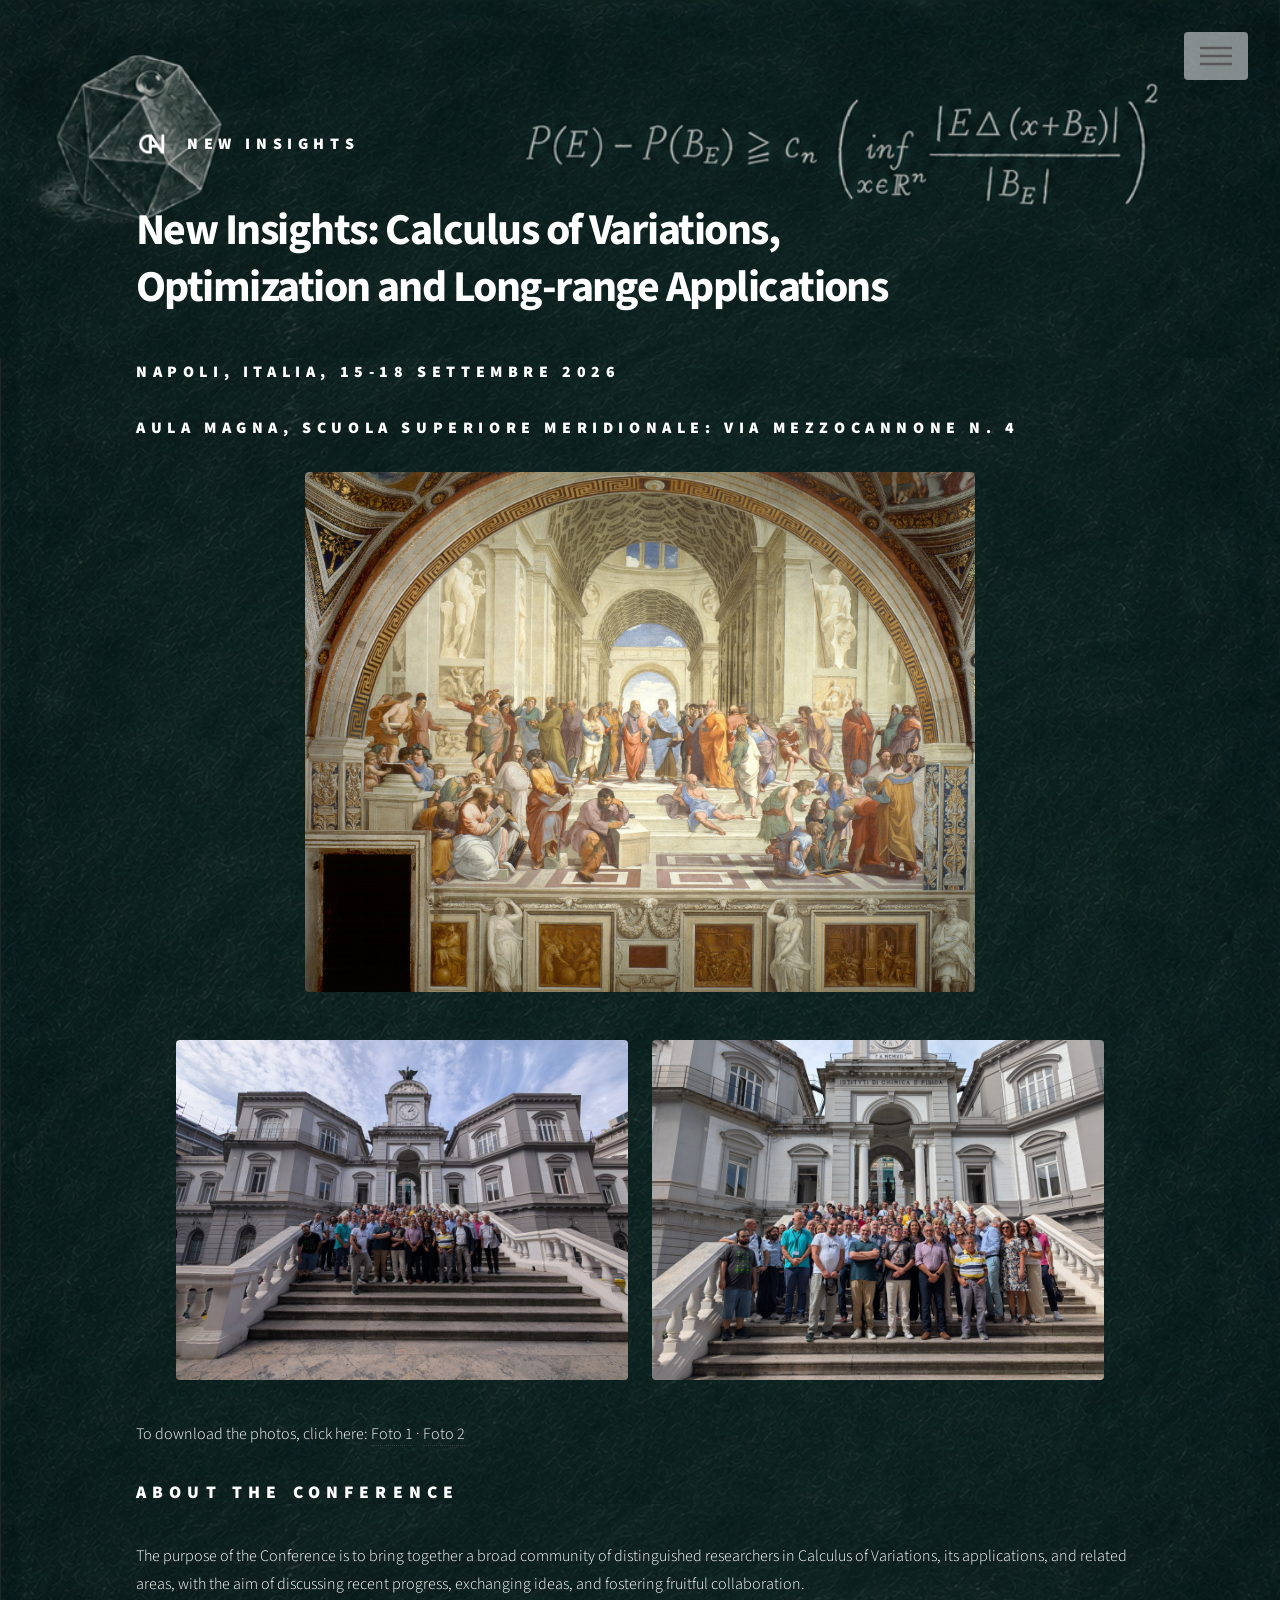
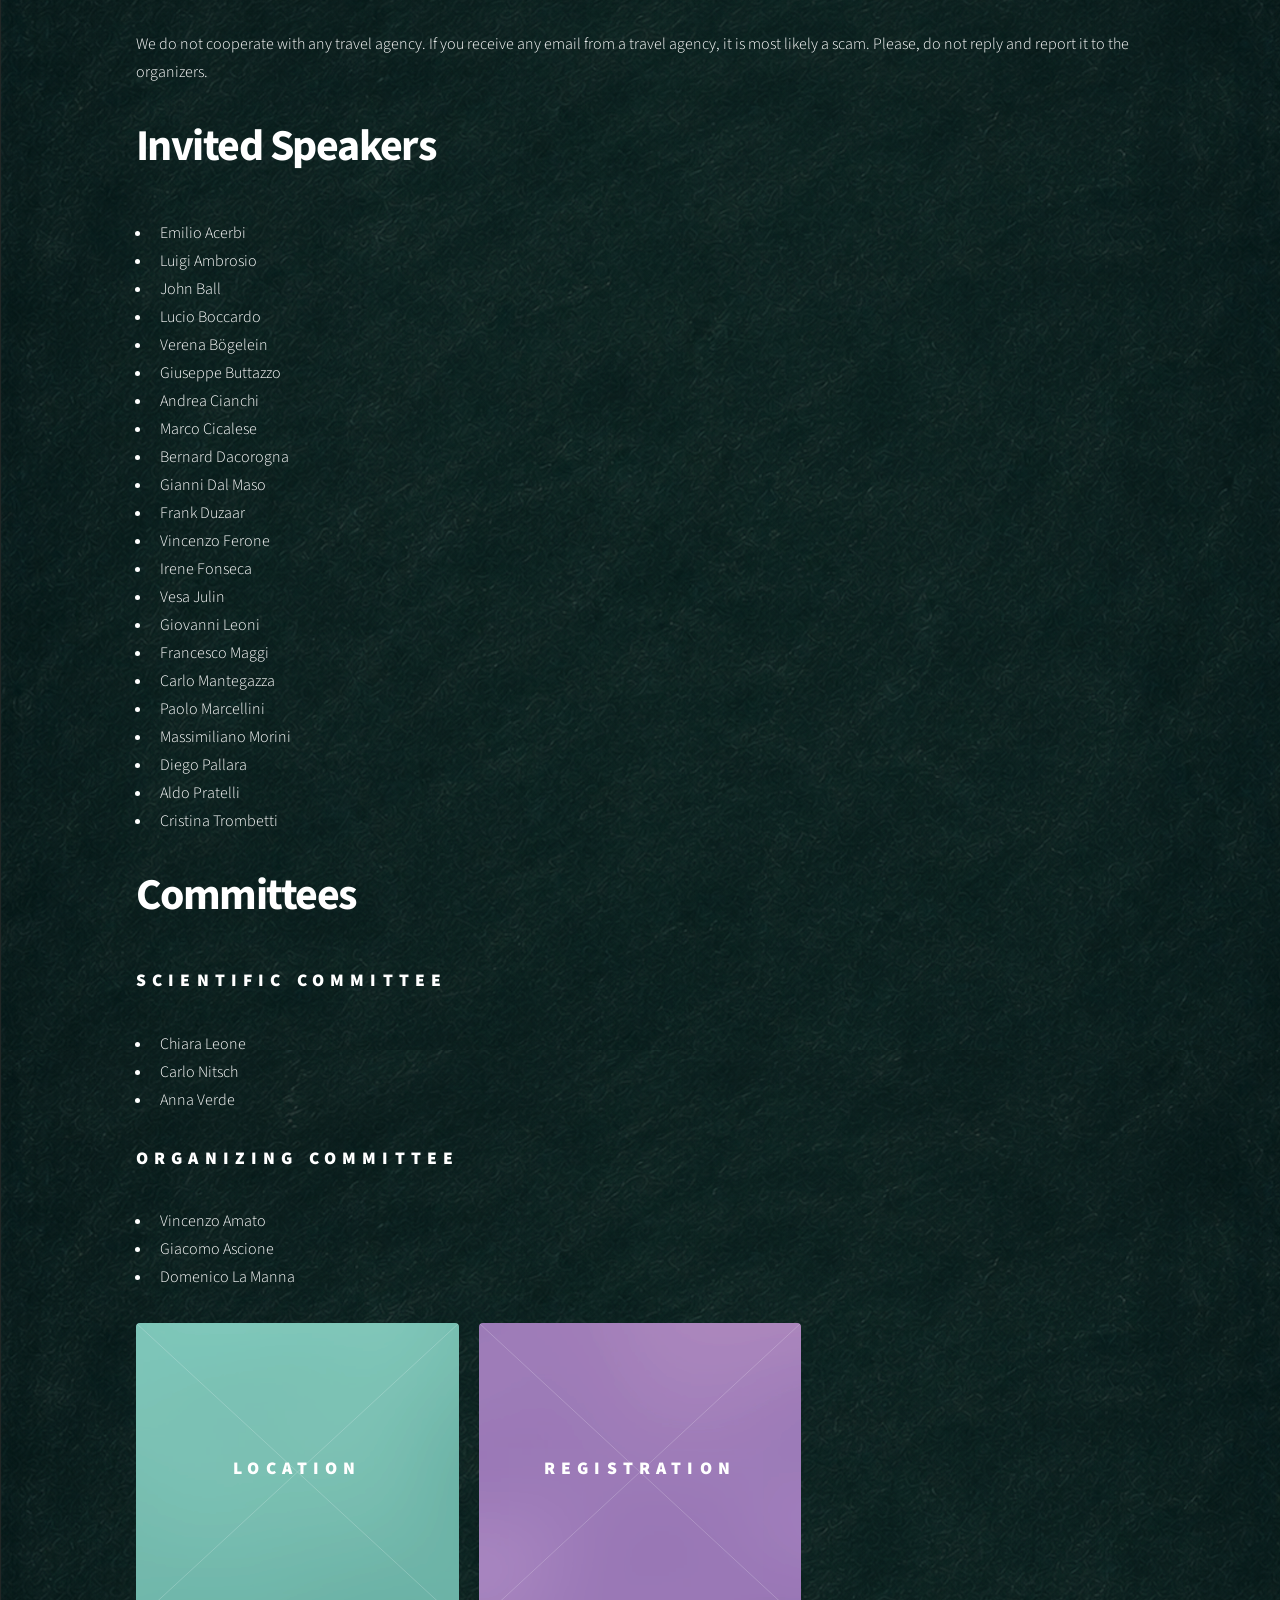
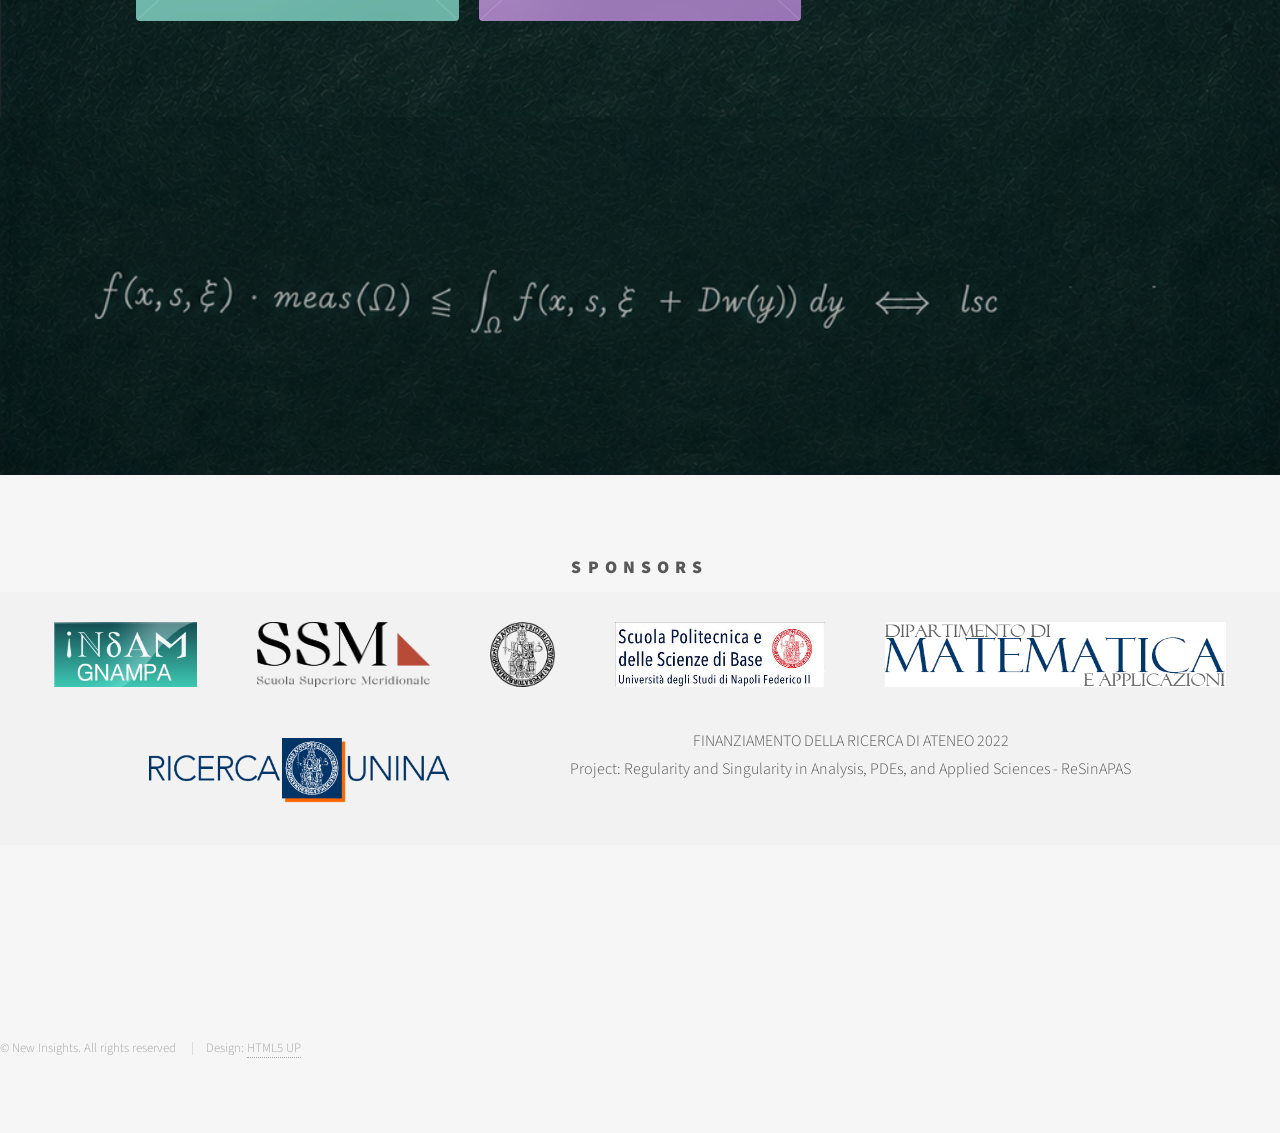
<file: index.html>
<!DOCTYPE HTML>
<!--
	Phantom by HTML5 UP
	html5up.net | @ajlkn
	Free for personal and commercial use under the CCA 3.0 license (html5up.net/license)
-->
<html lang="it">
	<head>
		<link rel="icon" type="image/png" href="images/logo (1).png" />
		<title>New Insights: CvOLA</title>
		<meta charset="utf-8" />
		<meta name="viewport" content="width=device-width, initial-scale=1, user-scalable=no" />
		<link rel="stylesheet" href="assets/css/main.css" />
		<noscript><link rel="stylesheet" href="assets/css/noscript.css" /></noscript>
	</head>
	

<body class="is-preload home-background">

		<!-- Wrapper -->
		<div id="wrapper">

			<!-- Header -->
			<header id="header">
				<div class="inner">

					<!-- Logo -->
					<a href="index.html" class="logo">
						<span class="symbol">
							<img src="images/logo.png" alt="Logo New Insights" />
						</span>
						<span class="title">New Insights</span>
					</a>

					<!-- Nav -->
					<nav>
						<ul>
							<li><a href="#menu">Menu</a></li>
						</ul>
					</nav>

				</div>
			</header>

			<!-- Menu -->
			<nav id="menu">
				<h2>Menu</h2>
				<ul>
					<li><a href="index.html">Home</a></li>
					<li><a href="location.html">Location and Venue</a></li>
					<li><a href="https://docs.google.com/forms/d/e/1FAIpQLSe5fSGxKk_3XM_G7DDtaBfcVH96iI1Hy99_vSmGXKuGsXJYkw/viewform?usp=preview">Registration</a></li>
					<li><a href="program.html">Programme</a></li>
				</ul>
			</nav>

			<!-- Main -->
			<div id="main">
				<div class="inner">

					<header>
						<h1>
							New Insights: Calculus of Variations,<br />
							Optimization and Long-range Applications
						</h1>
						<h3>Napoli, Italia, 15-18 settembre 2026</h3>
						<h3>Aula Magna, Scuola Superiore Meridionale: Via Mezzocannone n. 4</h3>
					</header>

					<span class="image main home-hero-image">
						<img src="images/conference-home2.png" alt="Conference artwork" />
					</span>
				<style>
	/* PC: foto affiancate */
	.home-photo-gallery {
		display: flex;
		flex-direction: row;
		justify-content: center;
		align-items: center;
		gap: 1.5rem;
		width: 92%;
		margin: 0 auto 2.5rem;
	}

	.home-photo-gallery img {
		display: block;
		width: calc(50% - 0.75rem);
		height: auto;
		max-height: 340px;
		object-fit: contain;
		border-radius: 4px;
	}
					
	/* Telefono: foto una sopra l'altra */
	@media screen and (max-width: 736px) {
		.home-photo-gallery {
			flex-direction: column;
			width: 100%;
			gap: 1rem;
		}

		.home-photo-gallery img {
			width: 100%;
			max-height: none;
		}
	}
</style>
					<div class="home-photo-gallery">
						<img src="images/foto1.jpeg" alt="Photo 1">
						<img src="images/foto2.jpeg" alt="Photo 2">
					</div>

	<p class="photo-downloads">
						To download the photos, click here:
						<a href="images/foto1.jpeg" download="New-Insights-foto-1.jpeg">Foto 1</a>
						&middot;
						<a href="images/foto2.jpeg" download="New-Insights-foto-2.jpeg">Foto 2</a>
					</p>

					<h2>About the Conference</h2>

					<p>
						The purpose of the Conference is to bring together a broad community of
						distinguished researchers in Calculus of Variations, its applications,
						and related areas, with the aim of discussing recent progress,
						exchanging ideas, and fostering fruitful collaboration.
					</p>


					<p>
						We do not cooperate with any travel agency. If you receive any email from a travel agency, it is most likely a scam. Please, do not reply and report it to the organizers.
					</p>
				<!-- <p>
						The meeting will also provide an opportunity to celebrate Nicola Fusco on his seventieth birthday.
					</p>
					-->	

					<h1>Invited Speakers</h1>

					<ul>
						<li>Emilio Acerbi</li>
						<li>Luigi Ambrosio</li>
						<li>John Ball</li>
						<li>Lucio Boccardo</li>
						<li>Verena Bögelein</li>
						<li>Giuseppe Buttazzo</li>
						<li>Andrea Cianchi</li>
						<li>Marco Cicalese</li>
						<li>Bernard Dacorogna</li>
						<li>Gianni Dal Maso</li>
						<li>Frank Duzaar</li>
						<li>Vincenzo Ferone</li>
						<li>Irene Fonseca</li>
						<li>Vesa Julin</li>
						<li>Giovanni Leoni</li>
						<li>Francesco Maggi</li>
						<li>Carlo Mantegazza</li>
						<li>Paolo Marcellini</li>
						<li>Massimiliano Morini</li>
						<li>Diego Pallara</li>
						<li>Aldo Pratelli</li>
						<li>Cristina Trombetti</li>
					</ul>

					<h1>Committees</h1>

					<h2>Scientific Committee</h2>

					<ul>
						<li>Chiara Leone</li>
						<li>Carlo Nitsch</li>
						<li>Anna Verde</li>
					</ul>

					<h2>Organizing Committee</h2>

					<ul>
						<li>Vincenzo Amato</li>
						<li>Giacomo Ascione</li>
						<li>Domenico La Manna</li>
					</ul>

					<section class="tiles">

						<article class="style3">
							<span class="image">
								<img src="images/pic07.jpg" alt="Location" />
							</span>
							<a href="location.html">
								<h2>Location</h2>
								<div class="content">
									<p>Detailed information on the location.</p>
								</div>
							</a>
						</article>

						<article class="style5">
							<span class="image">
								<img src="images/pic08.jpg" alt="Registration" />
							</span>
							<a href="https://docs.google.com/forms/d/e/1FAIpQLSe5fSGxKk_3XM_G7DDtaBfcVH96iI1Hy99_vSmGXKuGsXJYkw/viewform?usp=preview">
								<h2>Registration</h2>
								<div class="content">
									<p>Please fill out this form to register for the event.</p>
								</div>
							</a>
						</article>

					</section>

				</div>
			</div>

			<div class="home-bg-bottom" aria-hidden="true"></div>

			<!-- Footer -->
					
				<footer id="footer">


<section style="text-align:center;">

<h2 style="color:#585858; margin-bottom:10px;">Sponsors</h2>


<div style="
background:#f2f2f2;
padding:30px;
display:flex;
justify-content:center;
align-items:center;
flex-wrap:wrap;
gap:40px 60px;
text-align:center;
">

<img src="images/logo-gnampa.png" alt="GNAMPA Logo" style="height:65px;">
<img src="images/SSM_Logo.png" alt="SSM Logo" style="height:65px;">
<img src="images/unina.png" alt="Università degli studi di Napoli Federico II" style="height:65px;">
<img src="images/scuola-pol.jpeg" alt="Scuola politecnica degli studi di base" style="height:65px;">
<img src="images/dma-unina.png" alt="dma unina" style="height:65px;">
<img src="images/logoricerca.png" alt="progetto ricerca ateneo" style="height:65px;">


<br>

<p style="color:#585858">
	FINANZIAMENTO DELLA RICERCA DI ATENEO 2022<br>
	Project: Regularity and Singularity in Analysis, PDEs, and Applied Sciences - ReSinAPAS
</p>

</div>


</section>

</div>
	<!-- Footer -->
			<footer id="footer">
				<div class="inner">
					<ul class="copyright">
						<li>&copy; New Insights. All rights reserved</li>
						<li>Design: <a href="http://html5up.net">HTML5 UP</a></li>
					</ul>
				</div>
			</footer>

		</div>


		<!-- Scripts -->
			<script src="assets/js/jquery.min.js"></script>
			<script src="assets/js/browser.min.js"></script>
			<script src="assets/js/breakpoints.min.js"></script>
			<script src="assets/js/util.js"></script>
			<script src="assets/js/main.js"></script>

	</body>
</html>
</file>
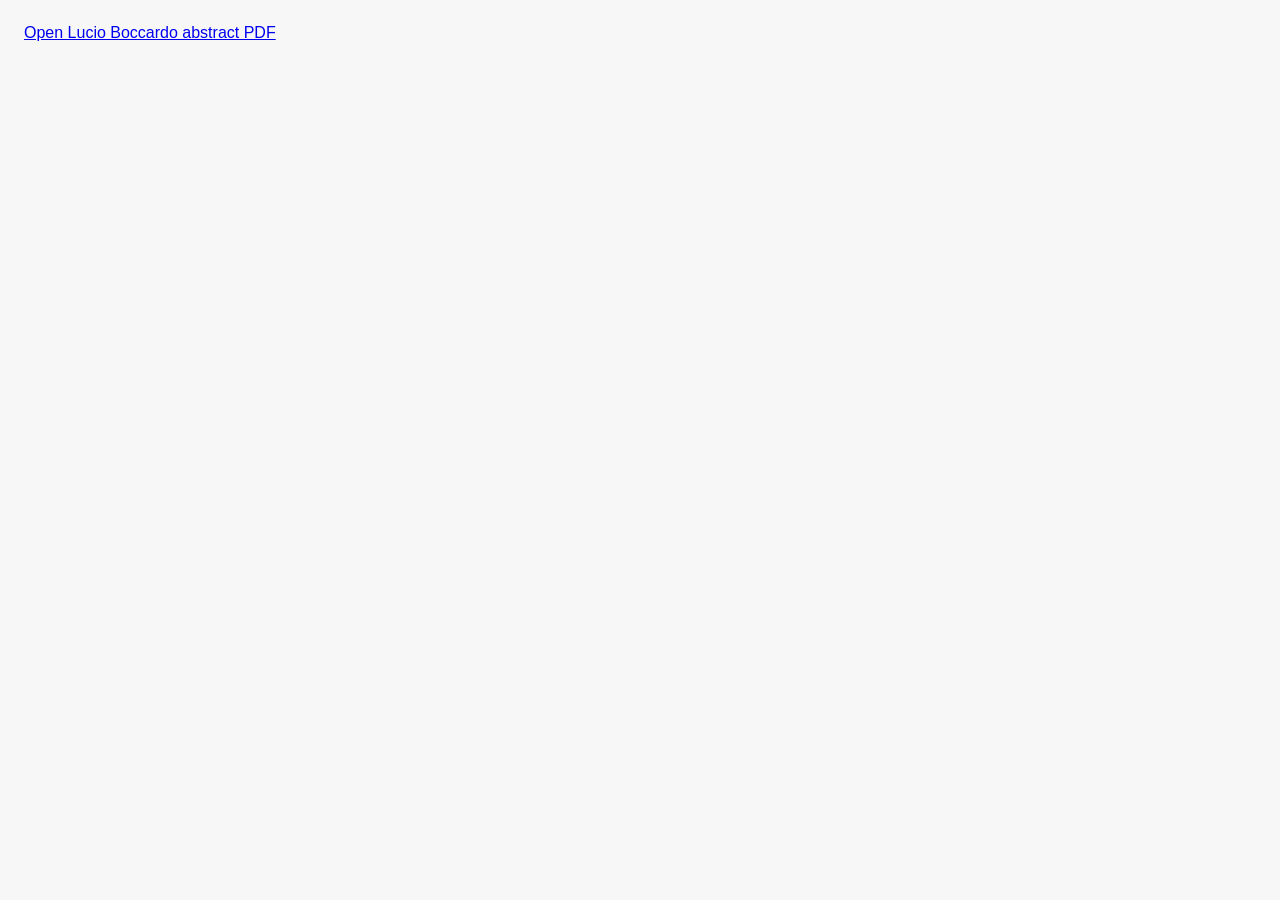
<file: abstract_boccardo.html>
<!DOCTYPE HTML>
<html lang="en">
	<head>
		<title>Lucio Boccardo Abstract | New Insights: CvOLA</title>
		<meta charset="utf-8" />
		<meta name="viewport" content="width=device-width, initial-scale=1, user-scalable=no" />
		<style>
			html,
			body {
				height: 100%;
				margin: 0;
			}

			body {
				background: #f7f7f7;
			}

			object {
				border: 0;
				display: block;
				height: 100%;
				width: 100%;
			}

			.fallback {
				font-family: Arial, sans-serif;
				padding: 1.5rem;
			}
		</style>
	</head>
	<body>
		<object data="Abstract_Boccardo.pdf" type="application/pdf">
			<div class="fallback">
				<a href="Abstract_Boccardo.pdf">Open Lucio Boccardo abstract PDF</a>
			</div>
		</object>
	</body>
</html>
</file>
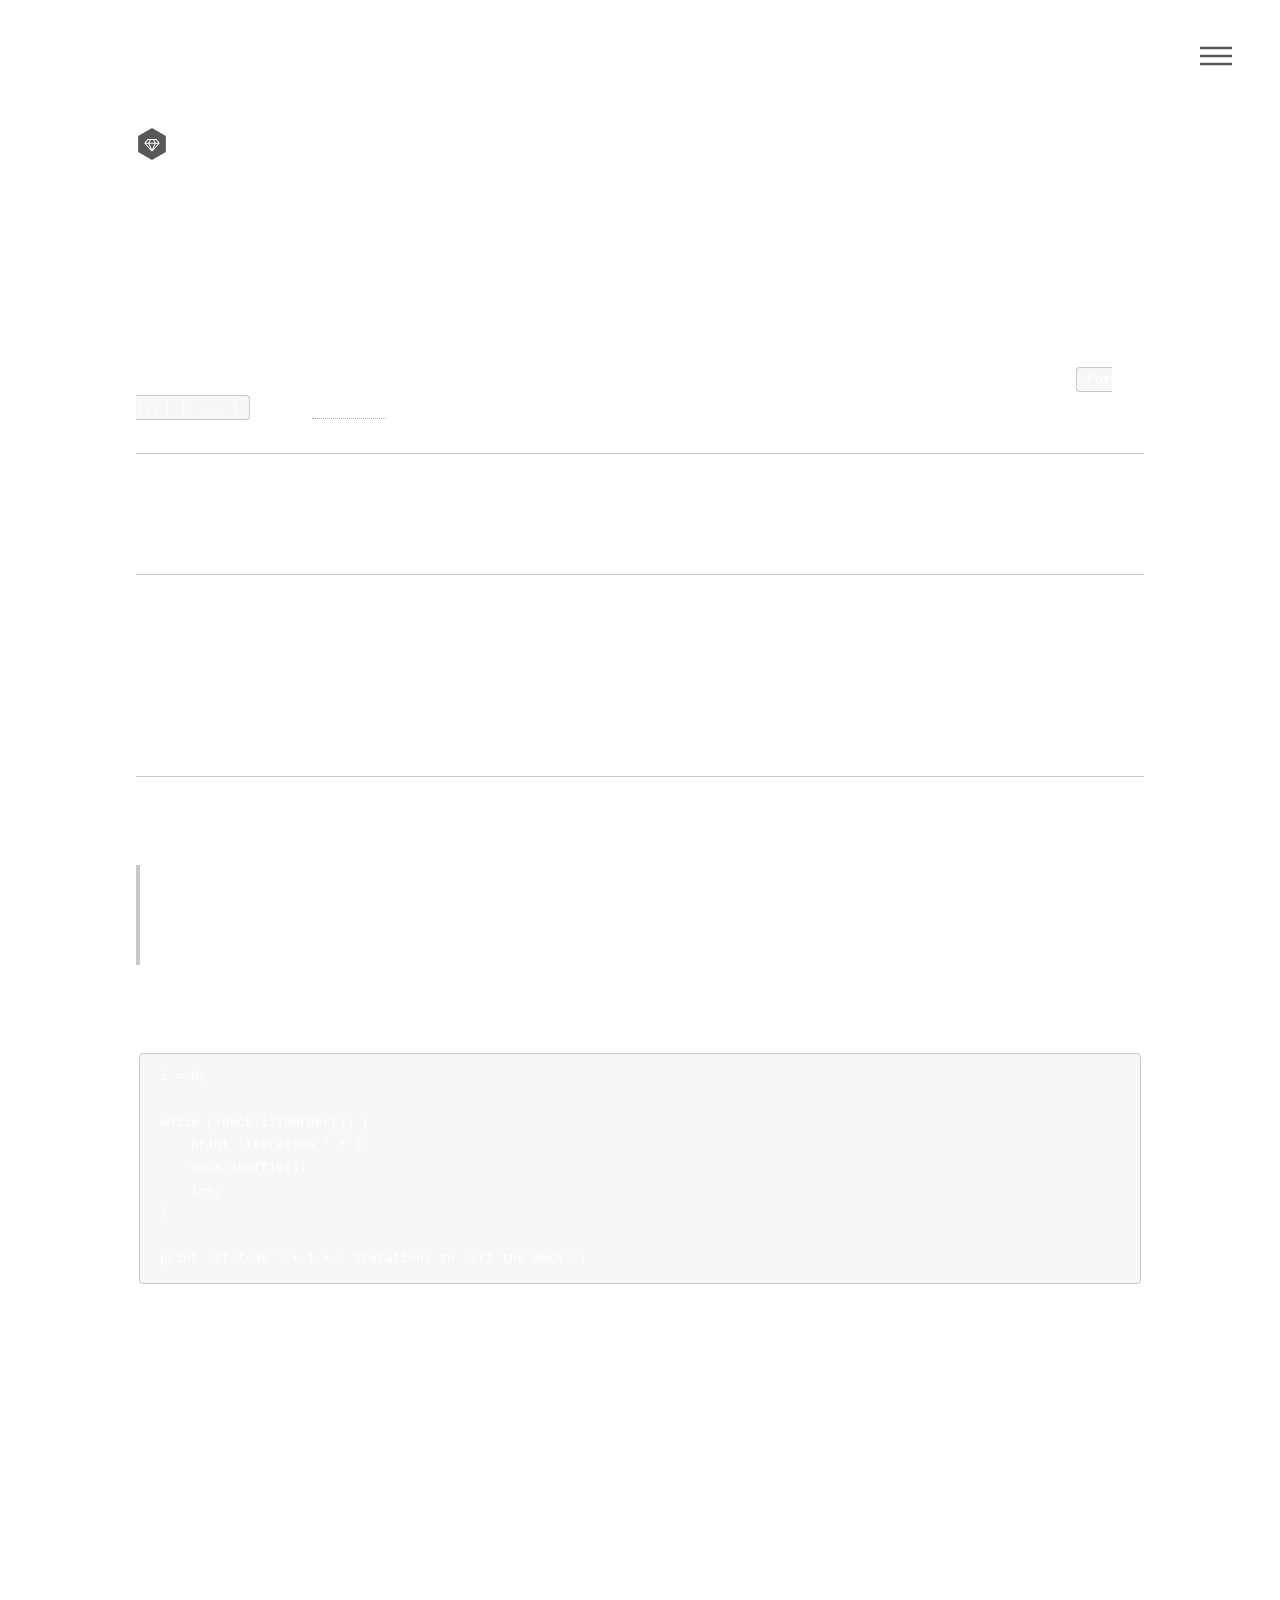
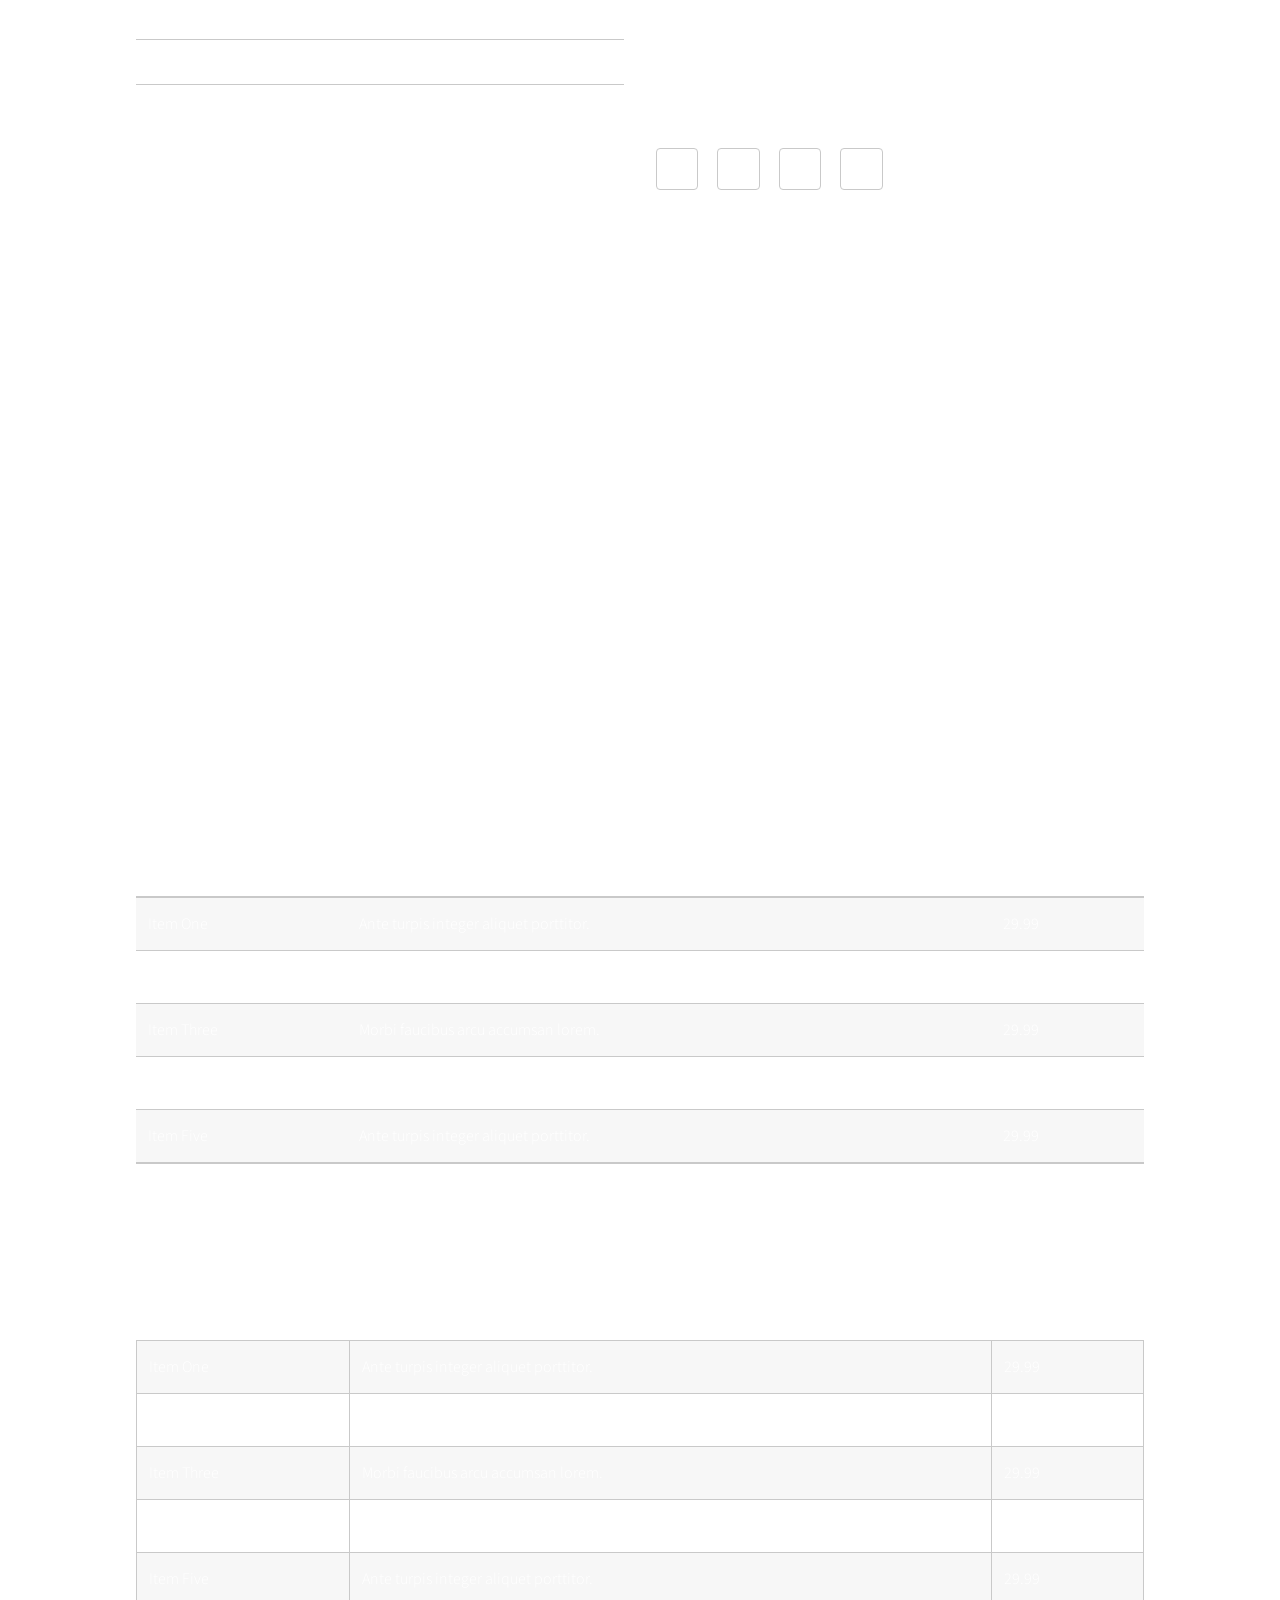
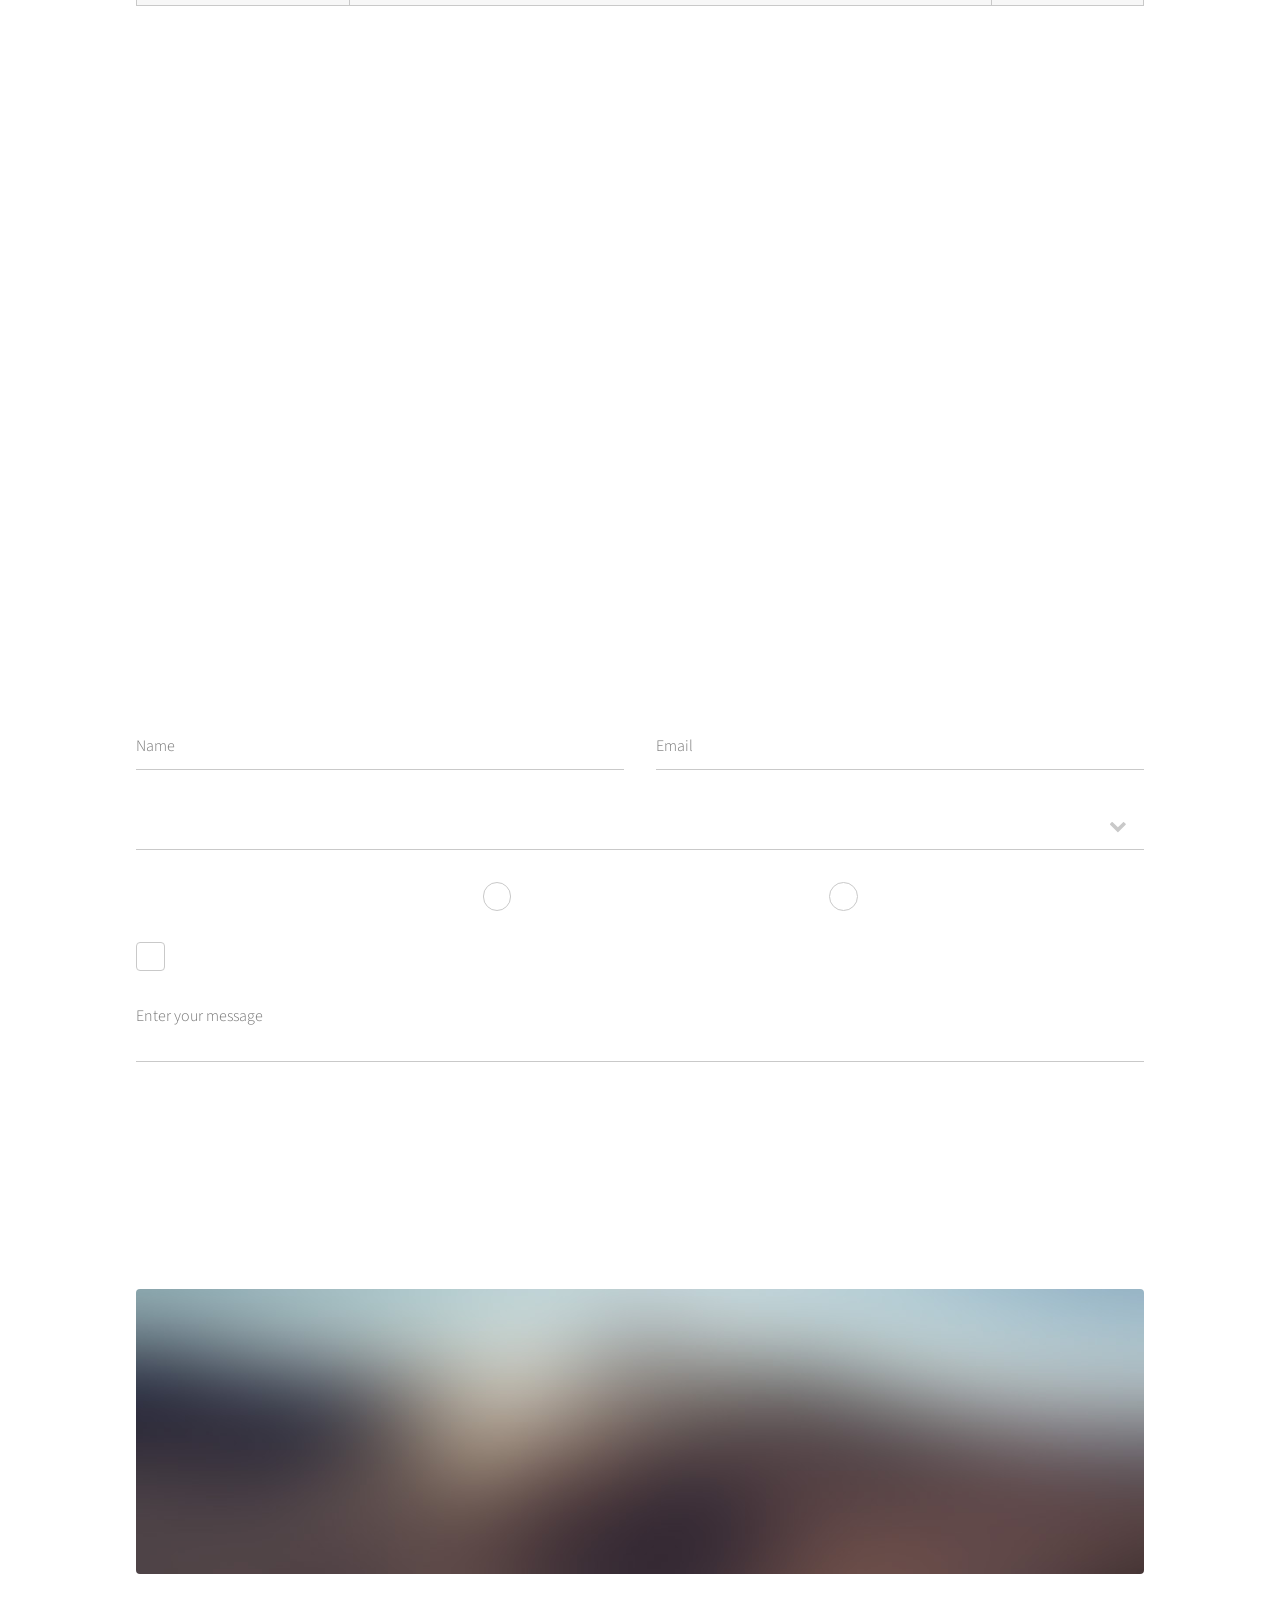
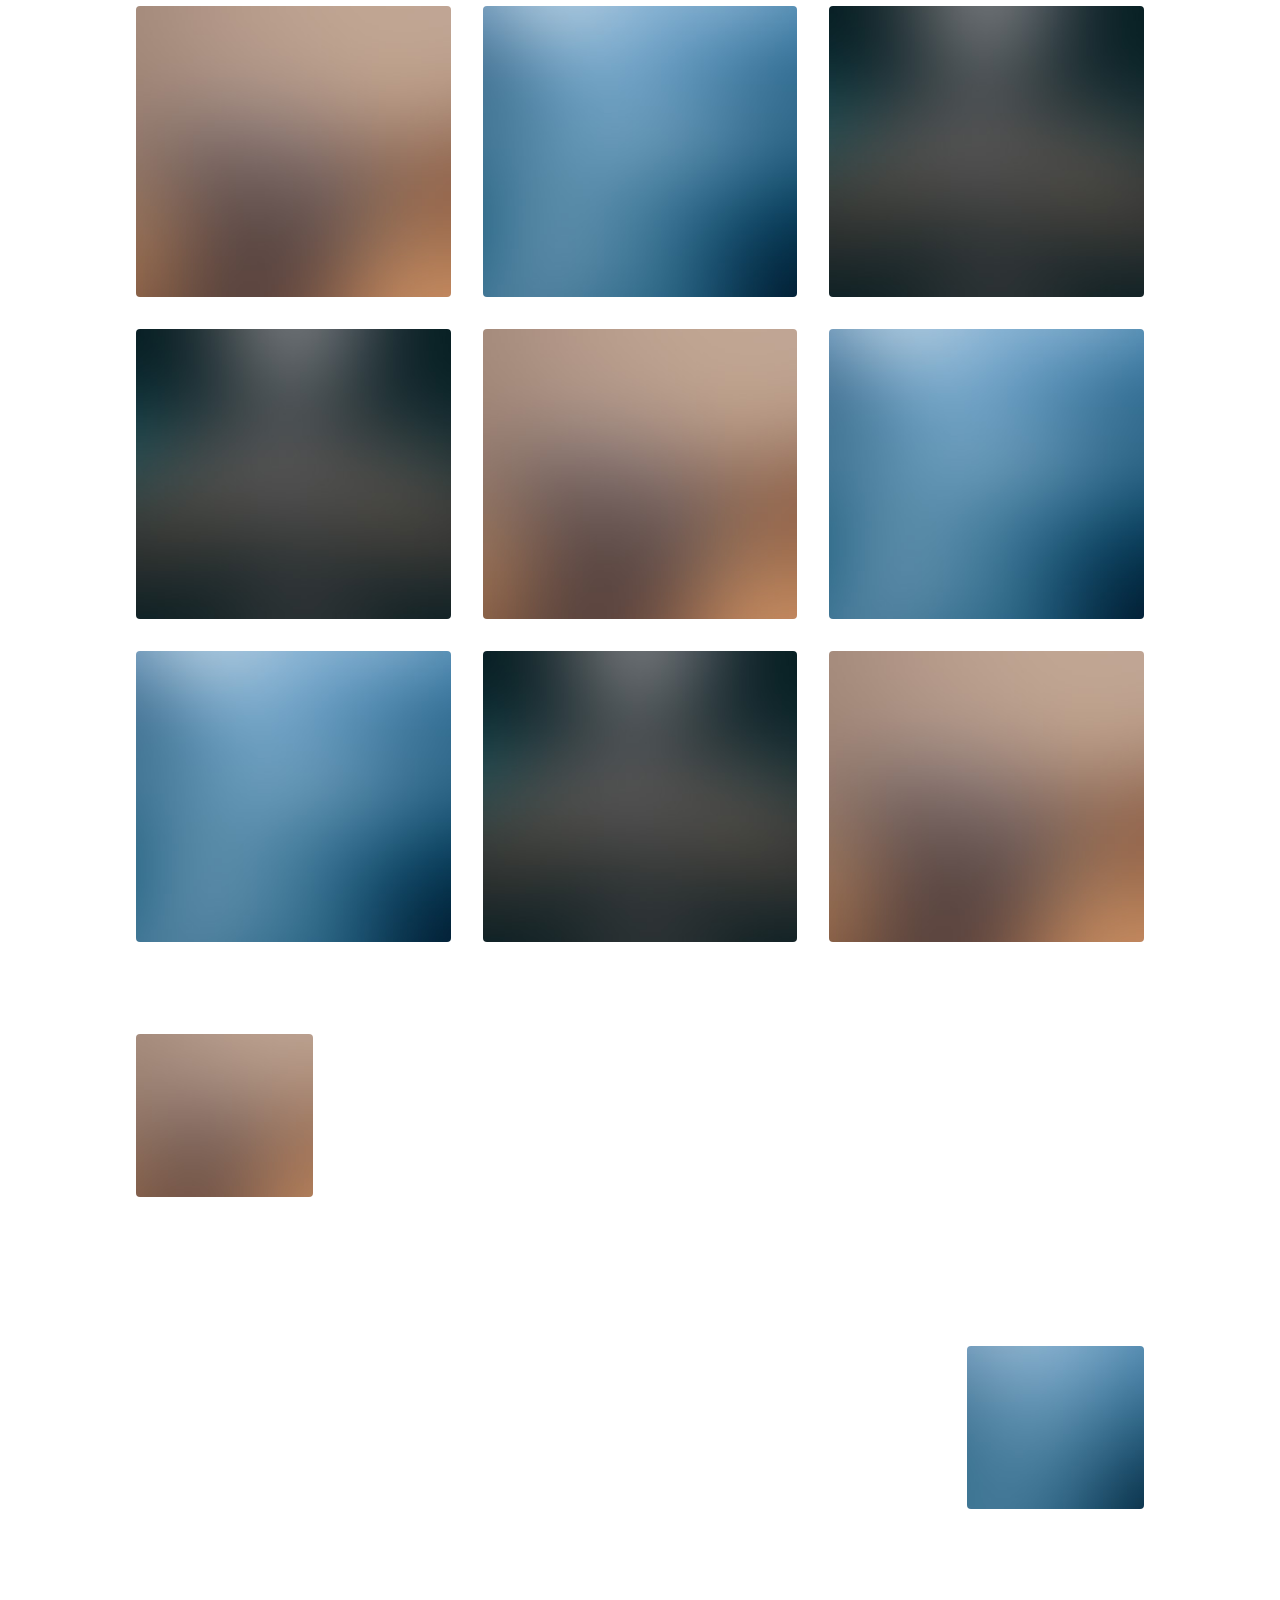
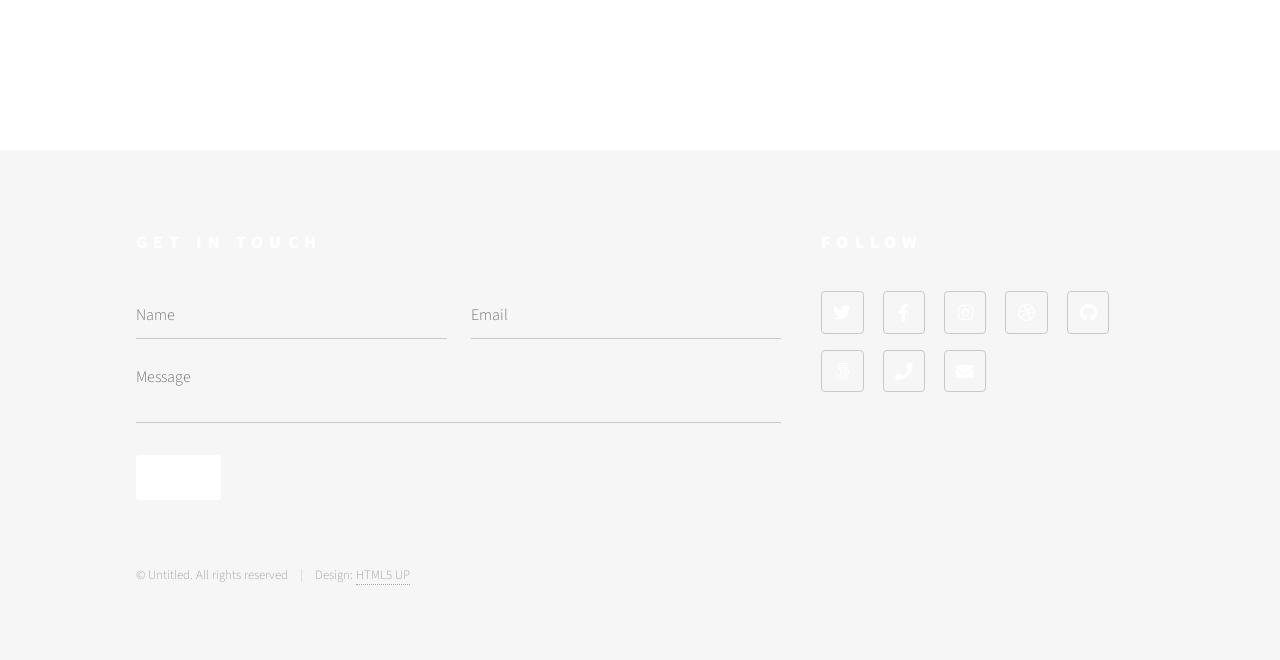
<file: elements.html>
<!DOCTYPE HTML>
<!--
	Phantom by HTML5 UP
	html5up.net | @ajlkn
	Free for personal and commercial use under the CCA 3.0 license (html5up.net/license)
-->
<html>
	<head>
		<title>Elements - Phantom by HTML5 UP</title>
		<meta charset="utf-8" />
		<meta name="viewport" content="width=device-width, initial-scale=1, user-scalable=no" />
		<link rel="stylesheet" href="assets/css/main.css" />
		<noscript><link rel="stylesheet" href="assets/css/noscript.css" /></noscript>
	</head>
	<body class="is-preload">
		<!-- Wrapper -->
			<div id="wrapper">

				<!-- Header -->
					<header id="header">
						<div class="inner">

							<!-- Logo -->
								<a href="index.html" class="logo">
									<span class="symbol"><img src="images/logo.svg" alt="" /></span><span class="title">Phantom</span>
								</a>

							<!-- Nav -->
								<nav>
									<ul>
										<li><a href="#menu">Menu</a></li>
									</ul>
								</nav>

						</div>
					</header>

				<!-- Menu -->
					<nav id="menu">
						<h2>Menu</h2>
						<ul>
							<li><a href="index.html">Home</a></li>
							<li><a href="generic.html">Ipsum veroeros</a></li>
							<li><a href="generic.html">Tempus etiam</a></li>
							<li><a href="generic.html">Consequat dolor</a></li>
							<li><a href="elements.html">Elements</a></li>
						</ul>
					</nav>

				<!-- Main -->
					<div id="main">
						<div class="inner">
							<h1>Elements</h1>

							<!-- Text -->
								<section>
									<h2>Text</h2>
									<p>This is <b>bold</b> and this is <strong>strong</strong>. This is <i>italic</i> and this is <em>emphasized</em>.
									This is <sup>superscript</sup> text and this is <sub>subscript</sub> text.
									This is <u>underlined</u> and this is code: <code>for (;;) { ... }</code>. Finally, <a href="#">this is a link</a>.</p>
									<hr />
									<p>Nunc lacinia ante nunc ac lobortis. Interdum adipiscing gravida odio porttitor sem non mi integer non faucibus ornare mi ut ante amet placerat aliquet. Volutpat eu sed ante lacinia sapien lorem accumsan varius montes viverra nibh in adipiscing blandit tempus accumsan.</p>
									<hr />
									<h2>Heading Level 2</h2>
									<h3>Heading Level 3</h3>
									<h4>Heading Level 4</h4>
									<hr />
									<h3>Blockquote</h3>
									<blockquote>Fringilla nisl. Donec accumsan interdum nisi, quis tincidunt felis sagittis eget tempus euismod. Vestibulum ante ipsum primis in faucibus vestibulum. Blandit adipiscing eu felis iaculis volutpat ac adipiscing accumsan faucibus. Vestibulum ante ipsum primis in faucibus lorem ipsum dolor sit amet nullam adipiscing eu felis.</blockquote>
									<h3>Preformatted</h3>
									<pre><code>i = 0;

while (!deck.isInOrder()) {
    print 'Iteration ' + i;
    deck.shuffle();
    i++;
}

print 'It took ' + i + ' iterations to sort the deck.';</code></pre>
								</section>

							<!-- Lists -->
								<section>
									<h2>Lists</h2>
									<div class="row">
										<div class="col-6 col-12-medium">
											<h3>Unordered</h3>
											<ul>
												<li>Dolor pulvinar etiam.</li>
												<li>Sagittis adipiscing.</li>
												<li>Felis enim feugiat.</li>
											</ul>
											<h3>Alternate</h3>
											<ul class="alt">
												<li>Dolor pulvinar etiam.</li>
												<li>Sagittis adipiscing.</li>
												<li>Felis enim feugiat.</li>
											</ul>
										</div>
										<div class="col-6 col-12-medium">
											<h3>Ordered</h3>
											<ol>
												<li>Dolor pulvinar etiam.</li>
												<li>Etiam vel felis viverra.</li>
												<li>Felis enim feugiat.</li>
												<li>Dolor pulvinar etiam.</li>
												<li>Etiam vel felis lorem.</li>
												<li>Felis enim et feugiat.</li>
											</ol>
											<h3>Icons</h3>
											<ul class="icons">
												<li><a href="#" class="icon brands style1 fa-twitter"><span class="label">Twitter</span></a></li>
												<li><a href="#" class="icon brands style1 fa-facebook-f"><span class="label">Facebook</span></a></li>
												<li><a href="#" class="icon brands style1 fa-instagram"><span class="label">Instagram</span></a></li>
												<li><a href="#" class="icon brands style1 fa-github"><span class="label">Github</span></a></li>
											</ul>
											<ul class="icons">
												<li><a href="#" class="icon brands style2 fa-twitter"><span class="label">Twitter</span></a></li>
												<li><a href="#" class="icon brands style2 fa-facebook-f"><span class="label">Facebook</span></a></li>
												<li><a href="#" class="icon brands style2 fa-instagram"><span class="label">Instagram</span></a></li>
												<li><a href="#" class="icon brands style2 fa-github"><span class="label">Github</span></a></li>
											</ul>
										</div>
									</div>
									<h2>Actions</h2>
									<div class="row">
										<div class="col-6 col-12-medium">
											<ul class="actions">
												<li><a href="#" class="button primary">Default</a></li>
												<li><a href="#" class="button">Default</a></li>
											</ul>
											<ul class="actions small">
												<li><a href="#" class="button primary small">Small</a></li>
												<li><a href="#" class="button small">Small</a></li>
											</ul>
											<ul class="actions stacked">
												<li><a href="#" class="button primary">Default</a></li>
												<li><a href="#" class="button">Default</a></li>
											</ul>
											<ul class="actions stacked">
												<li><a href="#" class="button primary small">Small</a></li>
												<li><a href="#" class="button small">Small</a></li>
											</ul>
										</div>
										<div class="col-6 col-12-medium">
											<ul class="actions stacked">
												<li><a href="#" class="button primary fit">Default</a></li>
												<li><a href="#" class="button fit">Default</a></li>
											</ul>
											<ul class="actions stacked">
												<li><a href="#" class="button primary small fit">Small</a></li>
												<li><a href="#" class="button small fit">Small</a></li>
											</ul>
										</div>
									</div>
								</section>

							<!-- Table -->
								<section>
									<h2>Table</h2>
									<h3>Default</h3>
									<div class="table-wrapper">
										<table>
											<thead>
												<tr>
													<th>Name</th>
													<th>Description</th>
													<th>Price</th>
												</tr>
											</thead>
											<tbody>
												<tr>
													<td>Item One</td>
													<td>Ante turpis integer aliquet porttitor.</td>
													<td>29.99</td>
												</tr>
												<tr>
													<td>Item Two</td>
													<td>Vis ac commodo adipiscing arcu aliquet.</td>
													<td>19.99</td>
												</tr>
												<tr>
													<td>Item Three</td>
													<td> Morbi faucibus arcu accumsan lorem.</td>
													<td>29.99</td>
												</tr>
												<tr>
													<td>Item Four</td>
													<td>Vitae integer tempus condimentum.</td>
													<td>19.99</td>
												</tr>
												<tr>
													<td>Item Five</td>
													<td>Ante turpis integer aliquet porttitor.</td>
													<td>29.99</td>
												</tr>
											</tbody>
											<tfoot>
												<tr>
													<td colspan="2"></td>
													<td>100.00</td>
												</tr>
											</tfoot>
										</table>
									</div>

									<h3>Alternate</h3>
									<div class="table-wrapper">
										<table class="alt">
											<thead>
												<tr>
													<th>Name</th>
													<th>Description</th>
													<th>Price</th>
												</tr>
											</thead>
											<tbody>
												<tr>
													<td>Item One</td>
													<td>Ante turpis integer aliquet porttitor.</td>
													<td>29.99</td>
												</tr>
												<tr>
													<td>Item Two</td>
													<td>Vis ac commodo adipiscing arcu aliquet.</td>
													<td>19.99</td>
												</tr>
												<tr>
													<td>Item Three</td>
													<td> Morbi faucibus arcu accumsan lorem.</td>
													<td>29.99</td>
												</tr>
												<tr>
													<td>Item Four</td>
													<td>Vitae integer tempus condimentum.</td>
													<td>19.99</td>
												</tr>
												<tr>
													<td>Item Five</td>
													<td>Ante turpis integer aliquet porttitor.</td>
													<td>29.99</td>
												</tr>
											</tbody>
											<tfoot>
												<tr>
													<td colspan="2"></td>
													<td>100.00</td>
												</tr>
											</tfoot>
										</table>
									</div>
								</section>

							<!-- Buttons -->
								<section>
									<h3>Buttons</h3>
									<ul class="actions">
										<li><a href="#" class="button primary">Primary</a></li>
										<li><a href="#" class="button">Default</a></li>
									</ul>
									<ul class="actions">
										<li><a href="#" class="button large">Large</a></li>
										<li><a href="#" class="button">Default</a></li>
										<li><a href="#" class="button small">Small</a></li>
									</ul>
									<ul class="actions fit">
										<li><a href="#" class="button primary fit">Fit</a></li>
										<li><a href="#" class="button fit">Fit</a></li>
										<li><a href="#" class="button fit">Fit</a></li>
									</ul>
									<ul class="actions fit small">
										<li><a href="#" class="button primary fit small">Fit + Small</a></li>
										<li><a href="#" class="button fit small">Fit + Small</a></li>
										<li><a href="#" class="button fit small">Fit + Small</a></li>
									</ul>
									<ul class="actions">
										<li><a href="#" class="button primary icon solid fa-download">Icon</a></li>
										<li><a href="#" class="button icon solid fa-upload">Icon</a></li>
										<li><a href="#" class="button icon solid fa-save">Icon</a></li>
									</ul>
									<ul class="actions">
										<li><span class="button primary disabled">Disabled</span></li>
										<li><span class="button disabled">Disabled</span></li>
									</ul>
								</section>

							<!-- Form -->
								<section>
									<h2>Form</h2>
									<form method="post" action="#">
										<div class="row gtr-uniform">
											<div class="col-6 col-12-xsmall">
												<input type="text" name="demo-name" id="demo-name" value="" placeholder="Name" />
											</div>
											<div class="col-6 col-12-xsmall">
												<input type="email" name="demo-email" id="demo-email" value="" placeholder="Email" />
											</div>
											<div class="col-12">
												<select name="demo-category" id="demo-category">
													<option value="">- Category -</option>
													<option value="1">Manufacturing</option>
													<option value="1">Shipping</option>
													<option value="1">Administration</option>
													<option value="1">Human Resources</option>
												</select>
											</div>
											<div class="col-4 col-12-small">
												<input type="radio" id="demo-priority-low" name="demo-priority" checked>
												<label for="demo-priority-low">Low</label>
											</div>
											<div class="col-4 col-12-small">
												<input type="radio" id="demo-priority-normal" name="demo-priority">
												<label for="demo-priority-normal">Normal</label>
											</div>
											<div class="col-4 col-12-small">
												<input type="radio" id="demo-priority-high" name="demo-priority">
												<label for="demo-priority-high">High</label>
											</div>
											<div class="col-6 col-12-small">
												<input type="checkbox" id="demo-copy" name="demo-copy">
												<label for="demo-copy">Email me a copy</label>
											</div>
											<div class="col-6 col-12-small">
												<input type="checkbox" id="demo-human" name="demo-human" checked>
												<label for="demo-human">Not a robot</label>
											</div>
											<div class="col-12">
												<textarea name="demo-message" id="demo-message" placeholder="Enter your message" rows="6"></textarea>
											</div>
											<div class="col-12">
												<ul class="actions">
													<li><input type="submit" value="Send Message" class="primary" /></li>
													<li><input type="reset" value="Reset" /></li>
												</ul>
											</div>
										</div>
									</form>
								</section>

							<!-- Image -->
								<section>
									<h2>Image</h2>
									<h3>Fit</h3>
									<div class="box alt">
										<div class="row gtr-uniform">
											<div class="col-12"><span class="image fit"><img src="images/pic13.jpg" alt="" /></span></div>
											<div class="col-4"><span class="image fit"><img src="images/pic01.jpg" alt="" /></span></div>
											<div class="col-4"><span class="image fit"><img src="images/pic02.jpg" alt="" /></span></div>
											<div class="col-4"><span class="image fit"><img src="images/pic03.jpg" alt="" /></span></div>
											<div class="col-4"><span class="image fit"><img src="images/pic03.jpg" alt="" /></span></div>
											<div class="col-4"><span class="image fit"><img src="images/pic01.jpg" alt="" /></span></div>
											<div class="col-4"><span class="image fit"><img src="images/pic02.jpg" alt="" /></span></div>
											<div class="col-4"><span class="image fit"><img src="images/pic02.jpg" alt="" /></span></div>
											<div class="col-4"><span class="image fit"><img src="images/pic03.jpg" alt="" /></span></div>
											<div class="col-4"><span class="image fit"><img src="images/pic01.jpg" alt="" /></span></div>
										</div>
									</div>
									<h3>Left &amp; Right</h3>
									<p><span class="image left"><img src="images/pic14.jpg" alt="" /></span>Fringilla nisl. Donec accumsan interdum nisi, quis tincidunt felis sagittis eget. tempus euismod. Vestibulum ante ipsum primis in faucibus vestibulum. Blandit adipiscing eu felis iaculis volutpat ac adipiscing accumsan eu faucibus. Integer ac pellentesque praesent tincidunt felis sagittis eget. tempus euismod. Vestibulum ante ipsum primis in faucibus vestibulum. Blandit adipiscing eu felis iaculis volutpat ac adipiscing accumsan eu faucibus. Integer ac pellentesque praesent. Donec accumsan interdum nisi, quis tincidunt felis sagittis eget. tempus euismod. Vestibulum ante ipsum primis in faucibus vestibulum. Blandit adipiscing eu felis iaculis volutpat ac adipiscing accumsan eu faucibus. Integer ac pellentesque praesent tincidunt felis sagittis eget. tempus euismod. Vestibulum ante ipsum primis in faucibus vestibulum. Blandit adipiscing eu felis iaculis volutpat ac adipiscing accumsan eu faucibus. Integer ac pellentesque praesent. Blandit adipiscing eu felis iaculis volutpat ac adipiscing accumsan eu faucibus. Integer ac pellentesque praesent tincidunt felis sagittis eget. tempus euismod. Vestibulum ante ipsum primis in faucibus vestibulum. Blandit adipiscing eu felis iaculis volutpat ac adipiscing accumsan eu faucibus. Integer ac pellentesque praesent.</p>
									<p><span class="image right"><img src="images/pic15.jpg" alt="" /></span>Fringilla nisl. Donec accumsan interdum nisi, quis tincidunt felis sagittis eget. tempus euismod. Vestibulum ante ipsum primis in faucibus vestibulum. Blandit adipiscing eu felis iaculis volutpat ac adipiscing accumsan eu faucibus. Integer ac pellentesque praesent tincidunt felis sagittis eget. tempus euismod. Vestibulum ante ipsum primis in faucibus vestibulum. Blandit adipiscing eu felis iaculis volutpat ac adipiscing accumsan eu faucibus. Integer ac pellentesque praesent. Donec accumsan interdum nisi, quis tincidunt felis sagittis eget. tempus euismod. Vestibulum ante ipsum primis in faucibus vestibulum. Blandit adipiscing eu felis iaculis volutpat ac adipiscing accumsan eu faucibus. Integer ac pellentesque praesent tincidunt felis sagittis eget. tempus euismod. Vestibulum ante ipsum primis in faucibus vestibulum. Blandit adipiscing eu felis iaculis volutpat ac adipiscing accumsan eu faucibus. Integer ac pellentesque praesent. Blandit adipiscing eu felis iaculis volutpat ac adipiscing accumsan eu faucibus. Integer ac pellentesque praesent tincidunt felis sagittis eget. tempus euismod. Vestibulum ante ipsum primis in faucibus vestibulum. Blandit adipiscing eu felis iaculis volutpat ac adipiscing accumsan eu faucibus. Integer ac pellentesque praesent.</p>
								</section>

						</div>
					</div>

				<!-- Footer -->
					<footer id="footer">
						<div class="inner">
							<section>
								<h2>Get in touch</h2>
								<form method="post" action="#">
									<div class="fields">
										<div class="field half">
											<input type="text" name="name" id="name" placeholder="Name" />
										</div>
										<div class="field half">
											<input type="email" name="email" id="email" placeholder="Email" />
										</div>
										<div class="field">
											<textarea name="message" id="message" placeholder="Message"></textarea>
										</div>
									</div>
									<ul class="actions">
										<li><input type="submit" value="Send" class="primary" /></li>
									</ul>
								</form>
							</section>
							<section>
								<h2>Follow</h2>
								<ul class="icons">
									<li><a href="#" class="icon brands style2 fa-twitter"><span class="label">Twitter</span></a></li>
									<li><a href="#" class="icon brands style2 fa-facebook-f"><span class="label">Facebook</span></a></li>
									<li><a href="#" class="icon brands style2 fa-instagram"><span class="label">Instagram</span></a></li>
									<li><a href="#" class="icon brands style2 fa-dribbble"><span class="label">Dribbble</span></a></li>
									<li><a href="#" class="icon brands style2 fa-github"><span class="label">GitHub</span></a></li>
									<li><a href="#" class="icon brands style2 fa-500px"><span class="label">500px</span></a></li>
									<li><a href="#" class="icon solid style2 fa-phone"><span class="label">Phone</span></a></li>
									<li><a href="#" class="icon solid style2 fa-envelope"><span class="label">Email</span></a></li>
								</ul>
							</section>
							<ul class="copyright">
								<li>&copy; Untitled. All rights reserved</li><li>Design: <a href="http://html5up.net">HTML5 UP</a></li>
							</ul>
						</div>
					</footer>

			</div>

		<!-- Scripts -->
			<script src="assets/js/jquery.min.js"></script>
			<script src="assets/js/browser.min.js"></script>
			<script src="assets/js/breakpoints.min.js"></script>
			<script src="assets/js/util.js"></script>
			<script src="assets/js/main.js"></script>

	</body>
</html>
</file>
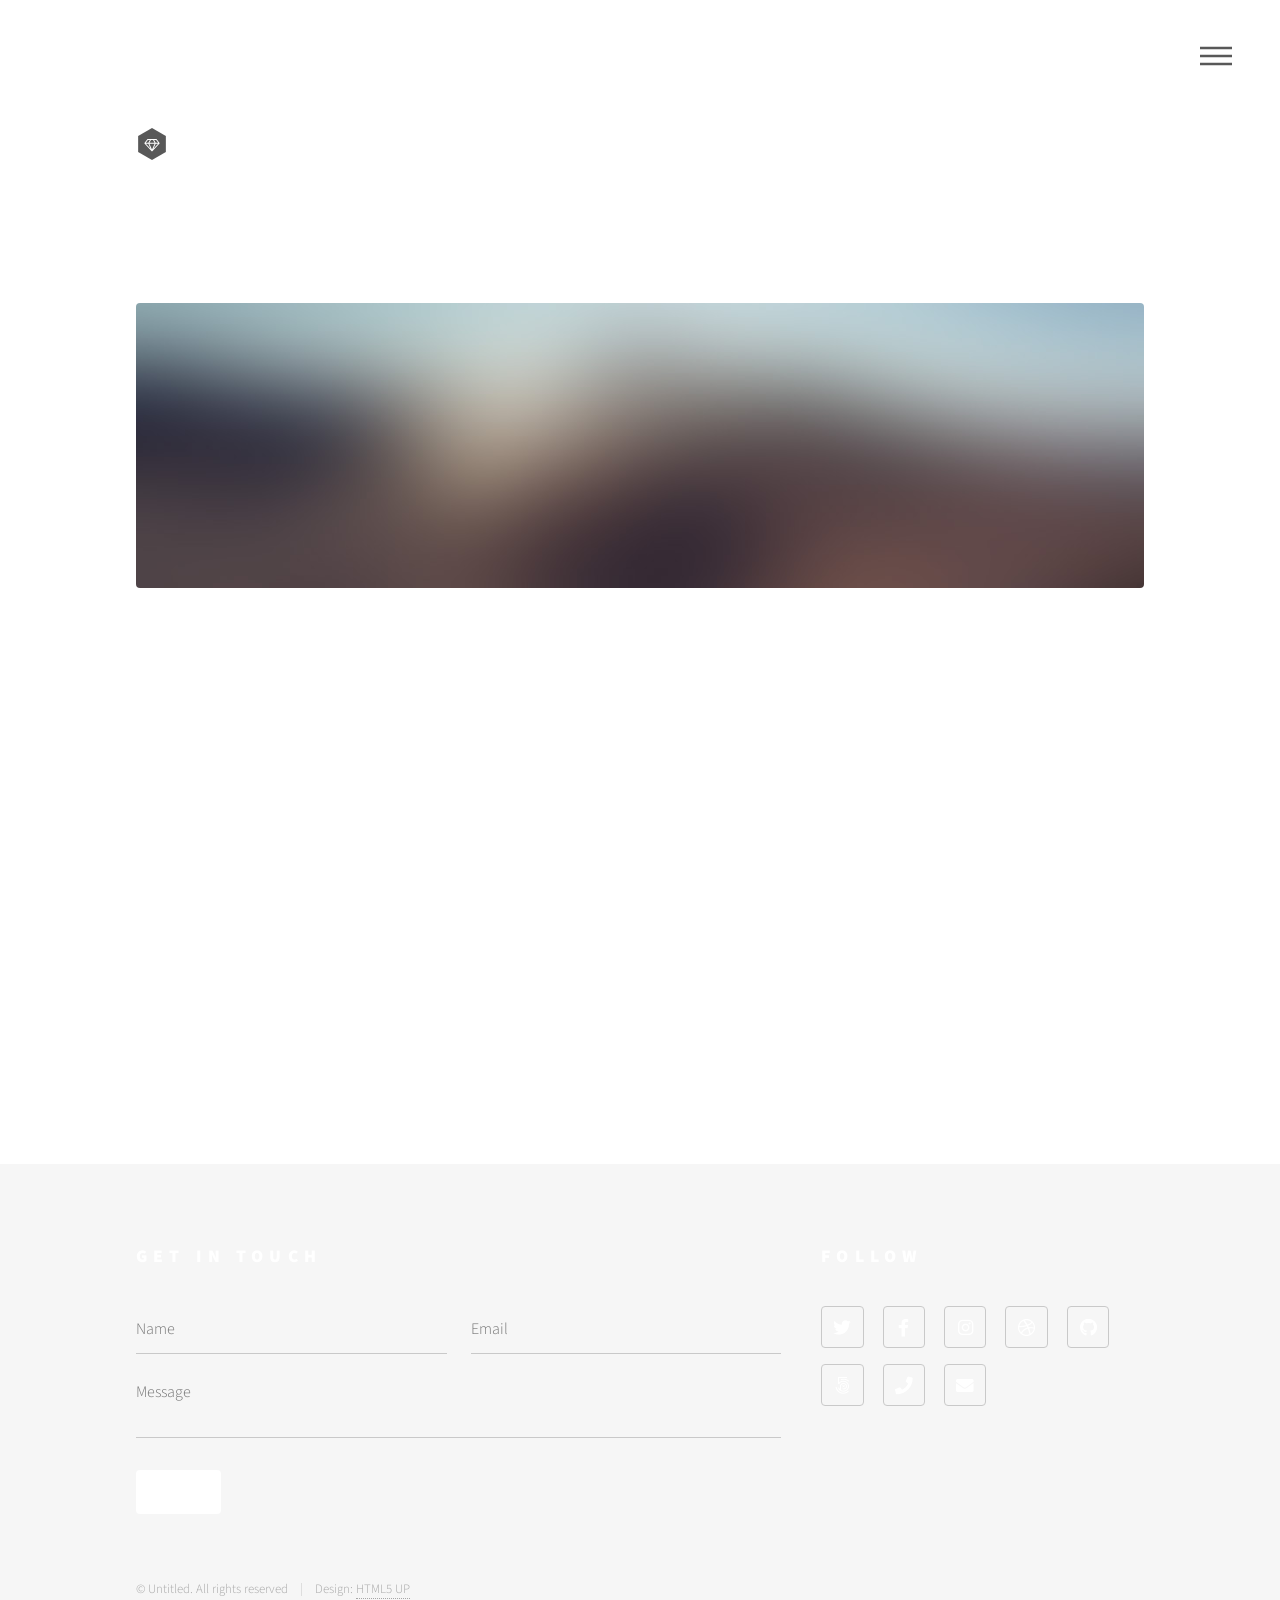
<file: generic.html>
<!DOCTYPE HTML>
<!--
	Phantom by HTML5 UP
	html5up.net | @ajlkn
	Free for personal and commercial use under the CCA 3.0 license (html5up.net/license)
-->
<html>
	<head>
		<title>Generic - Phantom by HTML5 UP</title>
		<meta charset="utf-8" />
		<meta name="viewport" content="width=device-width, initial-scale=1, user-scalable=no" />
		<link rel="stylesheet" href="assets/css/main.css" />
		<noscript><link rel="stylesheet" href="assets/css/noscript.css" /></noscript>
	</head>
	<body class="is-preload">
		<!-- Wrapper -->
			<div id="wrapper">

				<!-- Header -->
					<header id="header">
						<div class="inner">

							<!-- Logo -->
								<a href="index.html" class="logo">
									<span class="symbol"><img src="images/logo.svg" alt="" /></span><span class="title">Phantom</span>
								</a>

							<!-- Nav -->
								<nav>
									<ul>
										<li><a href="#menu">Menu</a></li>
									</ul>
								</nav>

						</div>
					</header>

				<!-- Menu -->
					<nav id="menu">
						<h2>Menu</h2>
						<ul>
							<li><a href="index.html">Home</a></li>
							<li><a href="generic.html">Ipsum veroeros</a></li>
							<li><a href="generic.html">Tempus etiam</a></li>
							<li><a href="generic.html">Consequat dolor</a></li>
							<li><a href="elements.html">Elements</a></li>
						</ul>
					</nav>

				<!-- Main -->
					<div id="main">
						<div class="inner">
							<h1>Generic Page</h1>
							<span class="image main"><img src="images/pic13.jpg" alt="" /></span>
							<p>Donec eget ex magna. Interdum et malesuada fames ac ante ipsum primis in faucibus. Pellentesque venenatis dolor imperdiet dolor mattis sagittis. Praesent rutrum sem diam, vitae egestas enim auctor sit amet. Pellentesque leo mauris, consectetur id ipsum sit amet, fergiat. Pellentesque in mi eu massa lacinia malesuada et a elit. Donec urna ex, lacinia in purus ac, pretium pulvinar mauris. Curabitur sapien risus, commodo eget turpis at, elementum convallis elit. Pellentesque enim turpis, hendrerit tristique.</p>
							<p>Lorem ipsum dolor sit amet, consectetur adipiscing elit. Duis dapibus rutrum facilisis. Class aptent taciti sociosqu ad litora torquent per conubia nostra, per inceptos himenaeos. Etiam tristique libero eu nibh porttitor fermentum. Nullam venenatis erat id vehicula viverra. Nunc ultrices eros ut ultricies condimentum. Mauris risus lacus, blandit sit amet venenatis non, bibendum vitae dolor. Nunc lorem mauris, fringilla in aliquam at, euismod in lectus. Pellentesque habitant morbi tristique senectus et netus et malesuada fames ac turpis egestas. In non lorem sit amet elit placerat maximus. Pellentesque aliquam maximus risus, vel venenatis mauris vehicula hendrerit.</p>
							<p>Interdum et malesuada fames ac ante ipsum primis in faucibus. Pellentesque venenatis dolor imperdiet dolor mattis sagittis. Praesent rutrum sem diam, vitae egestas enim auctor sit amet. Pellentesque leo mauris, consectetur id ipsum sit amet, fersapien risus, commodo eget turpis at, elementum convallis elit. Pellentesque enim turpis, hendrerit tristique lorem ipsum dolor.</p>
						</div>
					</div>

				<!-- Footer -->
					<footer id="footer">
						<div class="inner">
							<section>
								<h2>Get in touch</h2>
								<form method="post" action="#">
									<div class="fields">
										<div class="field half">
											<input type="text" name="name" id="name" placeholder="Name" />
										</div>
										<div class="field half">
											<input type="email" name="email" id="email" placeholder="Email" />
										</div>
										<div class="field">
											<textarea name="message" id="message" placeholder="Message"></textarea>
										</div>
									</div>
									<ul class="actions">
										<li><input type="submit" value="Send" class="primary" /></li>
									</ul>
								</form>
							</section>
							<section>
								<h2>Follow</h2>
								<ul class="icons">
									<li><a href="#" class="icon brands style2 fa-twitter"><span class="label">Twitter</span></a></li>
									<li><a href="#" class="icon brands style2 fa-facebook-f"><span class="label">Facebook</span></a></li>
									<li><a href="#" class="icon brands style2 fa-instagram"><span class="label">Instagram</span></a></li>
									<li><a href="#" class="icon brands style2 fa-dribbble"><span class="label">Dribbble</span></a></li>
									<li><a href="#" class="icon brands style2 fa-github"><span class="label">GitHub</span></a></li>
									<li><a href="#" class="icon brands style2 fa-500px"><span class="label">500px</span></a></li>
									<li><a href="#" class="icon solid style2 fa-phone"><span class="label">Phone</span></a></li>
									<li><a href="#" class="icon solid style2 fa-envelope"><span class="label">Email</span></a></li>
								</ul>
							</section>
							<ul class="copyright">
								<li>&copy; Untitled. All rights reserved</li><li>Design: <a href="http://html5up.net">HTML5 UP</a></li>
							</ul>
						</div>
					</footer>

			</div>

		<!-- Scripts -->
			<script src="assets/js/jquery.min.js"></script>
			<script src="assets/js/browser.min.js"></script>
			<script src="assets/js/breakpoints.min.js"></script>
			<script src="assets/js/util.js"></script>
			<script src="assets/js/main.js"></script>

	</body>
</html>
</file>
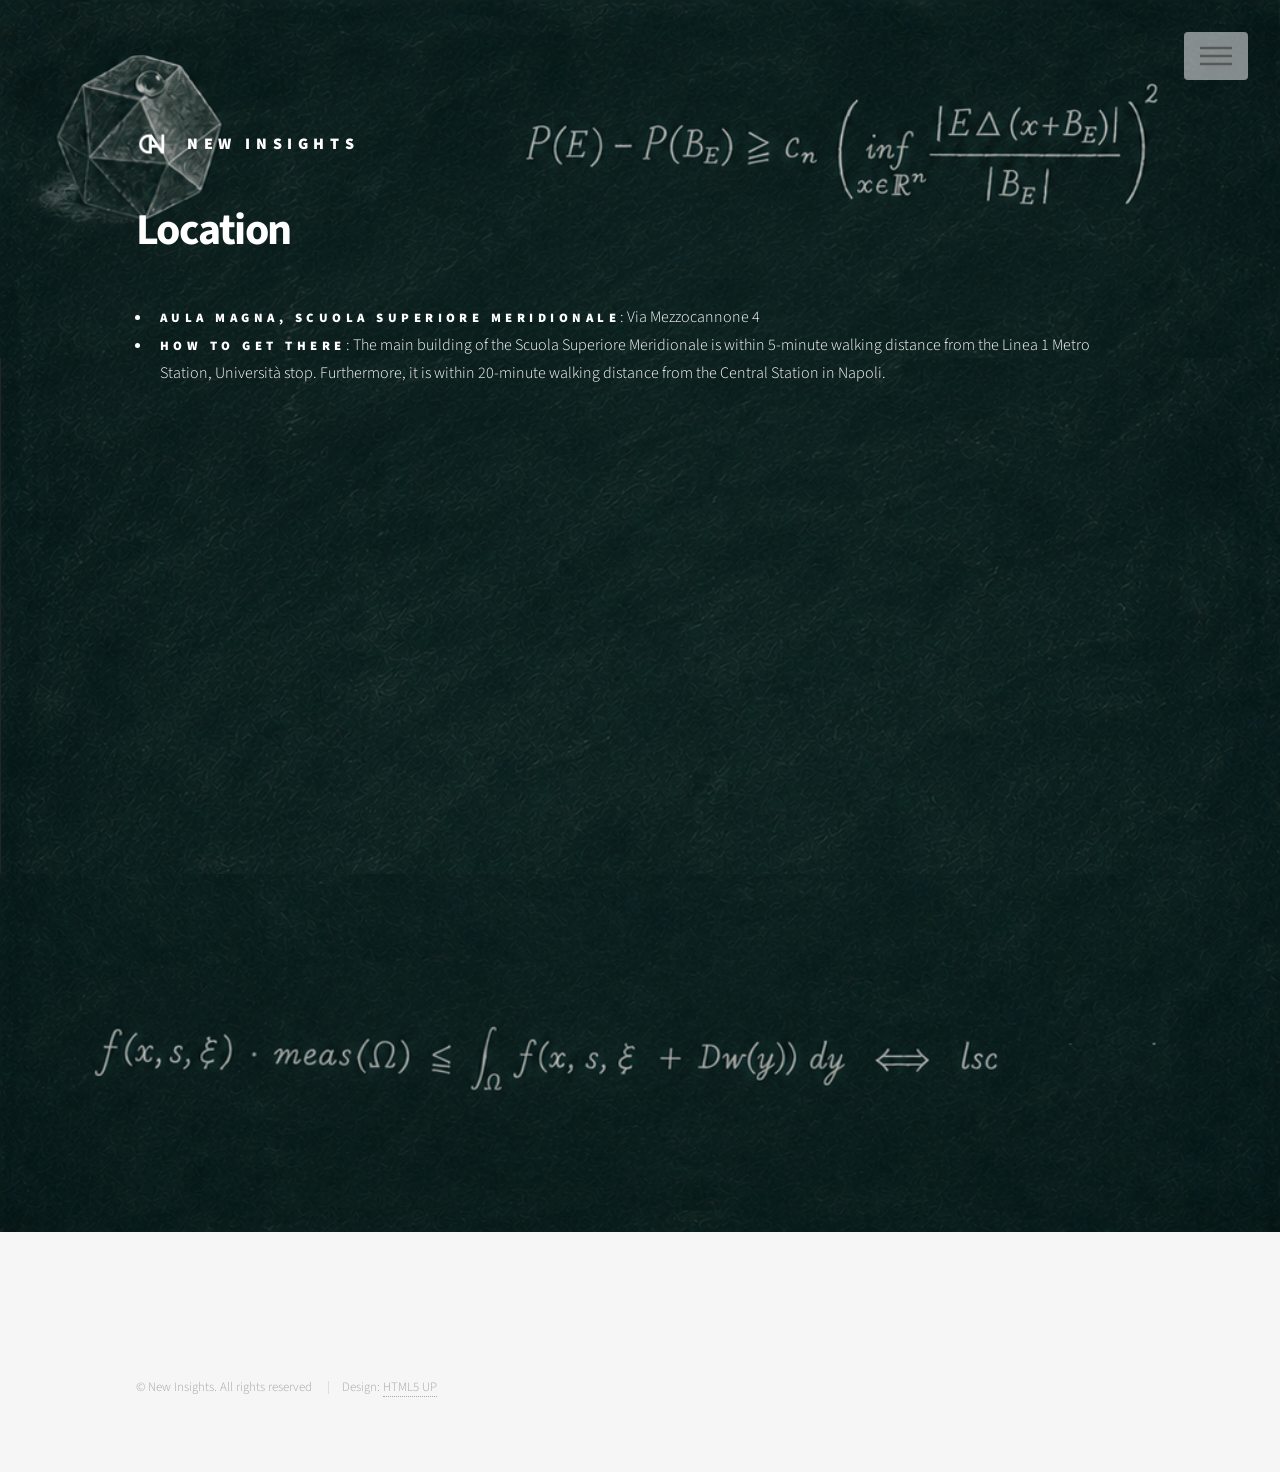
<file: location.html>
<!DOCTYPE HTML>
<!--
	Phantom by HTML5 UP
	html5up.net | @ajlkn
	Free for personal and commercial use under the CCA 3.0 license (html5up.net/license)
-->
<html lang="it">
	<head>
		<link rel="icon" type="image/png" href="images/logo (1).png" />
		<title>New Insights: CvOLA</title>
		<meta charset="utf-8" />
		<meta name="viewport" content="width=device-width, initial-scale=1, user-scalable=no" />
		<link rel="stylesheet" href="assets/css/main.css" />
		<noscript><link rel="stylesheet" href="assets/css/noscript.css" /></noscript>
	</head>
	

<body class="is-preload home-background">

		<!-- Wrapper -->
		<div id="wrapper">

			<!-- Header -->
			<header id="header">
				<div class="inner">

					<!-- Logo -->
					<a href="index.html" class="logo">
						<span class="symbol">
							<img src="images/logo.png" alt="Logo New Insights" />
						</span>
						<span class="title">New Insights</span>
					</a>

					<!-- Nav -->
					<nav>
						<ul>
							<li><a href="#menu">Menu</a></li>
						</ul>
					</nav>

				</div>
			</header>

			<!-- Menu -->
			<nav id="menu">
				<h2>Menu</h2>
				<ul>
					<li><a href="index.html">Home</a></li>
					<li><a href="location.html">Location and Venue</a></li>
					<li><a href="https://docs.google.com/forms/d/e/1FAIpQLSe5fSGxKk_3XM_G7DDtaBfcVH96iI1Hy99_vSmGXKuGsXJYkw/viewform?usp=preview">Registration</a></li>
					<li><a href="program.html">Programme</a></li>
				</ul>
			</nav>

			<!-- Main -->
			<div id="main">
				<div class="inner">

					<h1>Location</h1>

					<ul>
						<li>
							<h5 style="display: inline">Aula Magna, Scuola Superiore Meridionale</h5>:
							Via Mezzocannone 4
						</li>
						<li>
							<h5 style="display: inline">HOW TO GET THERE</h5>:
							The main building of the Scuola Superiore Meridionale is within
							5-minute walking distance from the Linea 1 Metro Station,
							Università stop. Furthermore, it is within 20-minute walking
							distance from the Central Station in Napoli.
						</li>
					</ul>

					<iframe
						src="https://www.google.com/maps/embed?pb=!1m18!1m12!1m3!1d6036.402211631445!2d14.25427977584988!3d40.84550827137379!2m3!1f0!2f0!3f0!3m2!1i1024!2i768!4f13.1!3m3!1m2!1s0x133b08442727367d%3A0xbdf46eabacdb55fd!2sVia%20Mezzocannone%2C%204%2C%2080134%20Napoli%20NA!5e0!3m2!1sit!2sit!4v1772796337042!5m2!1sit!2sit"
						width="100%"
						height="350"
						style="border:0;"
						allowfullscreen=""
						loading="lazy"
						referrerpolicy="no-referrer-when-downgrade">
					</iframe>

				</div>
			</div>

			<div class="home-bg-bottom" aria-hidden="true"></div>

			<!-- Footer -->
			<footer id="footer">
				<div class="inner">
					<ul class="copyright">
						<li>&copy; New Insights. All rights reserved</li>
						<li>Design: <a href="http://html5up.net">HTML5 UP</a></li>
					</ul>
				</div>
			</footer>

		</div>

		<!-- Scripts -->
		<script src="assets/js/jquery.min.js"></script>
		<script src="assets/js/browser.min.js"></script>
		<script src="assets/js/breakpoints.min.js"></script>
		<script src="assets/js/util.js"></script>
		<script src="assets/js/main.js"></script>

	</body>
</html>
</file>
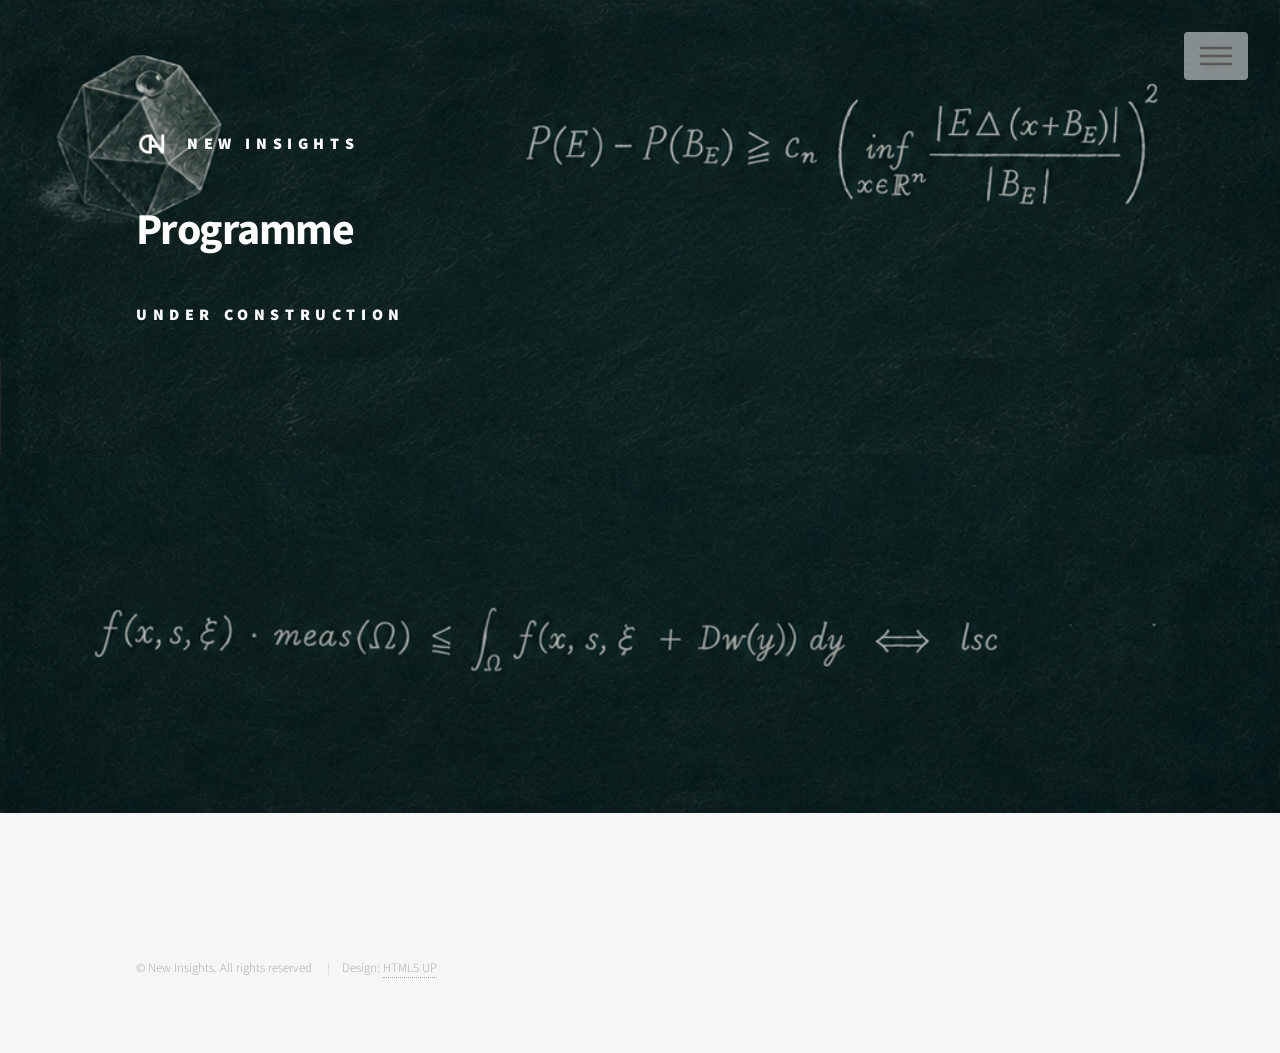
<file: programm2.html>
<!DOCTYPE HTML>
<!--
	Phantom by HTML5 UP
	html5up.net | @ajlkn
	Free for personal and commercial use under the CCA 3.0 license (html5up.net/license)
-->
<html lang="it">
	<head>
		<link rel="icon" type="image/png" href="images/logo.png" />
		<title>New Insights: CvOLA</title>
		<meta charset="utf-8" />
		<meta name="viewport" content="width=device-width, initial-scale=1, user-scalable=no" />
		<link rel="stylesheet" href="assets/css/main.css" />
		<noscript><link rel="stylesheet" href="assets/css/noscript.css" /></noscript>
	</head>

	<body class="is-preload home-background">

		<!-- Wrapper -->
		<div id="wrapper">

			<!-- Header -->
			<header id="header">
				<div class="inner">

					<!-- Logo -->
					<a href="index.html" class="logo">
						<span class="symbol">
							<img src="images/logo.png" alt="Logo New Insights" />
						</span>
						<span class="title">New Insights</span>
					</a>

					<!-- Nav -->
					<nav>
						<ul>
							<li><a href="#menu">Menu</a></li>
						</ul>
					</nav>

				</div>
			</header>

			<!-- Menu -->
			<nav id="menu">
				<h2>Menu</h2>
				<ul>
					<li><a href="index.html">Home</a></li>
					<li><a href="location.html">Location and Venue</a></li>
					<li><a href="https://docs.google.com/forms/d/e/1FAIpQLSe5fSGxKk_3XM_G7DDtaBfcVH96iI1Hy99_vSmGXKuGsXJYkw/viewform?usp=preview">Registration</a></li>
					<li><a href="program.html">Programme</a></li>
				</ul>
			</nav>

			<!-- Main -->
			<div id="main">
				<div class="inner">

					<h1>Programme</h1>

					<h3>Under construction</h3>

				</div>
			</div>

			<div class="home-bg-bottom" aria-hidden="true"></div>

			<!-- Footer -->
			<footer id="footer">
				<div class="inner">
					<ul class="copyright">
						<li>&copy; New Insights. All rights reserved</li>
						<li>Design: <a href="http://html5up.net">HTML5 UP</a></li>
					</ul>
				</div>
			</footer>

		</div>

		<!-- Scripts -->
		<script src="assets/js/jquery.min.js"></script>
		<script src="assets/js/browser.min.js"></script>
		<script src="assets/js/breakpoints.min.js"></script>
		<script src="assets/js/util.js"></script>
		<script src="assets/js/main.js"></script>

	</body>
</html>
</file>
<file: assets/css/noscript.css>
/*
	Phantom by HTML5 UP
	html5up.net | @ajlkn
	Free for personal and commercial use under the CCA 3.0 license (html5up.net/license)
*/

/* Tiles */

	body.is-preload .tiles article {
		-moz-transform: none;
		-webkit-transform: none;
		-ms-transform: none;
		transform: none;
		opacity: 1;
	}
</file>
<file: assets/css/main.css>
@import url(fontawesome-all.min.css);
@import url("https://fonts.googleapis.com/css?family=Source+Sans+Pro:300,700,900");

/*
	Phantom by HTML5 UP
	html5up.net | @ajlkn
	Free for personal and commercial use under the CCA 3.0 license (html5up.net/license)
*/

html, body, div, span, applet, object,
iframe, h1, h2, h3, h4, h5, h6, p, blockquote,
pre, a, abbr, acronym, address, big, cite,
code, del, dfn, em, img, ins, kbd, q, s, samp,
small, strike, strong, sub, sup, tt, var, b,
u, i, center, dl, dt, dd, ol, ul, li, fieldset,
form, label, legend, table, caption, tbody,
tfoot, thead, tr, th, td, article, aside,
canvas, details, embed, figure, figcaption,
footer, header, hgroup, menu, nav, output, ruby,
section, summary, time, mark, audio, video {
	margin: 0;
	padding: 0;
	border: 0;
	font-size: 100%;
	font: inherit;
	vertical-align: baseline;}

article, aside, details, figcaption, figure,
footer, header, hgroup, menu, nav, section {
	display: block;}

body {
	line-height: 1;
}

ol, ul {
	list-style: none;
}

blockquote, q {
	quotes: none;
}

	blockquote:before, blockquote:after, q:before, q:after {
		content: '';
		content: none;
	}

table {
	border-collapse: collapse;
	border-spacing: 0;
}

body {
	-webkit-text-size-adjust: none;
}

mark {
	background-color: transparent;
	color: inherit;
}

input::-moz-focus-inner {
	border: 0;
	padding: 0;
}

input, select, textarea {
	-moz-appearance: none;
	-webkit-appearance: none;
	-ms-appearance: none;
	appearance: none;
}

/* Basic */

	@-ms-viewport {
		width: device-width;
	}

	body {
		-ms-overflow-style: scrollbar;
	}

	@media screen and (max-width: 480px) {

		html, body {
			min-width: 320px;
		}

	}

	html {
		box-sizing: border-box;
	}

	*, *:before, *:after {
		box-sizing: inherit;
	}

	body {
		background: #ffffff;
	}

	body.home-background {
	background: #06231f;
}

/*
	Home background, without 9-slice/border-image.
	Top, middle and bottom are separated so the central texture starts only after
	the top decoration instead of overlapping/cutting it.
*/
body.home-background #wrapper {
	--home-bg-edge-height: clamp(220px, 28vw, 360px);

	position: relative;
	z-index: 0;
	min-height: 100vh;
	overflow: hidden;
	background: #06231f;
}

body.home-background #wrapper > * {
	position: relative;
	z-index: 1;
}

/* Top: visible from the very beginning of the page. */
body.home-background #wrapper::before {
	content: "";
	position: absolute;
	top: 0;
	left: 0;
	width: 100%;
	height: var(--home-bg-edge-height);
	z-index: 0;
	pointer-events: none;

	background-image:
		linear-gradient(rgba(0, 31, 28, 0.12), rgba(0, 31, 28, 0.12)),
		url("/../../images/math-background.png");
	background-repeat: no-repeat;
	background-size: 100% 100%, cover;
	background-position: center center, center top;
}

/* Middle: starts exactly after the top decoration, so it no longer cuts it. */
body.home-background #wrapper::after {
	content: "";
	position: absolute;
	top: var(--home-bg-edge-height);
	left: 0;
	right: 0;
	bottom: 0;
	z-index: 0;
	pointer-events: none;

	background-image:
		linear-gradient(rgba(0, 31, 28, 0.12), rgba(0, 31, 28, 0.12)),
		url("/../../images/math-background-middle.png");
	background-repeat: no-repeat, repeat-y;
	background-size: 100% 100%, 100% auto;
	background-position: center center, center top;
}

body.home-background #main {
	position: relative;
	overflow: visible;
	background-color: transparent;
	padding-bottom: 6em;
}

body.home-background #main > .inner {
	position: relative;
	z-index: 2;
}

/* Bottom: real separator between main and footer.
   It is its own layer, so the middle texture ends before it visually. */
body.home-background .home-bg-bottom {
	position: relative;
	z-index: 2;
	height: var(--home-bg-edge-height);
	pointer-events: none;
	background-color: #06231f;

	background-image:
		linear-gradient(rgba(0, 31, 28, 0.12), rgba(0, 31, 28, 0.12)),
		url("/../../images/math-background.png");
	background-repeat: no-repeat;
	background-size: 100% 100%, cover;
	background-position: center center, center bottom;
}

body.home-background #footer {
	position: relative;
	z-index: 3;
	background-color: #f6f6f6;
}

body.home-background #footer > .inner {
	position: relative;
	z-index: 1;
}

	@media screen and (max-width: 736px) {

		body.home-background #wrapper {
			--home-bg-edge-height: clamp(150px, 46vw, 260px);
		}

		body.home-background #main {
			padding-bottom: 4em;
		}

	}

		body.is-preload *, body.is-preload *:before, body.is-preload *:after {
			-moz-animation: none !important;
			-webkit-animation: none !important;
			-ms-animation: none !important;
			animation: none !important;
			-moz-transition: none !important;
			-webkit-transition: none !important;
			-ms-transition: none !important;
			transition: none !important;
		}

/* Type */

	body, input, select, textarea {
		color: #ffffff;
		font-family: "Source Sans Pro", Helvetica, sans-serif;
		font-size: 16pt;
		font-weight: 300;
		line-height: 1.75;
	}

		@media screen and (max-width: 1680px) {

			body, input, select, textarea {
				font-size: 14pt;
			}

		}

		@media screen and (max-width: 1280px) {

			body, input, select, textarea {
				font-size: 12pt;
			}

		}

	a {
		-moz-transition: border-bottom-color 0.2s ease, color 0.2s ease;
		-webkit-transition: border-bottom-color 0.2s ease, color 0.2s ease;
		-ms-transition: border-bottom-color 0.2s ease, color 0.2s ease;
		transition: border-bottom-color 0.2s ease, color 0.2s ease;
		text-decoration: none;
		color: #ffffff;
		border-bottom: dotted 1px rgba(88, 88, 88, 0.5);
	}

		a:hover {
			border-bottom-color: transparent;
			color: #f2849e !important;
		}

	strong, b {
		font-weight: 900;
	}

	em, i {
		font-style: italic;
	}

	p {
		margin: 0 0 2em 0;
	}

	h1 {
		font-size: 2.75em;
		font-weight: 700;
		line-height: 1.3;
		margin: 0 0 1em 0;
		letter-spacing: -0.035em;
	}

		h1 a {
			color: inherit;
		}

		@media screen and (max-width: 736px) {

			h1 {
				font-size: 2em;
				margin: 0 0 1em 0;
			}

		}

		@media screen and (max-width: 360px) {

			h1 {
				font-size: 1.75em;
			}

		}

	h2, h3, h4, h5, h6 {
		font-weight: 900;
		line-height: 1.5;
		margin: 0 0 2em 0;
		text-transform: uppercase;
		letter-spacing: 0.35em;
	}

		h2 a, h3 a, h4 a, h5 a, h6 a {
			color: inherit;
		}

	h2 {
		font-size: 1.1em;
	}

	h3 {
		font-size: 1em;
	}

	h4 {
		font-size: 0.8em;
	}

	h5 {
		font-size: 0.8em;
	}

	h6 {
		font-size: 0.8em;
	}

	@media screen and (max-width: 980px) {

		h1 br, h2 br, h3 br, h4 br, h5 br, h6 br {
			display: none;
		}

	}

	@media screen and (max-width: 736px) {

		h2 {
			font-size: 1em;
		}

		h3 {
			font-size: 0.8em;
		}

	}

	sub {
		font-size: 0.8em;
		position: relative;
		top: 0.5em;
	}

	sup {
		font-size: 0.8em;
		position: relative;
		top: -0.5em;
	}

	blockquote {
		border-left: solid 4px #c9c9c9;
		font-style: italic;
		margin: 0 0 2em 0;
		padding: 0.5em 0 0.5em 2em;
	}

	code {
		background: rgba(144, 144, 144, 0.075);
		border-radius: 4px;
		border: solid 1px #c9c9c9;
		font-family: "Courier New", monospace;
		font-size: 0.9em;
		margin: 0 0.25em;
		padding: 0.25em 0.65em;
	}

	pre {
		-webkit-overflow-scrolling: touch;
		font-family: "Courier New", monospace;
		font-size: 0.9em;
		margin: 0 0 2em 0;
	}

		pre code {
			display: block;
			line-height: 1.75;
			padding: 1em 1.5em;
			overflow-x: auto;
		}

	hr {
		border: 0;
		border-bottom: solid 1px #c9c9c9;
		margin: 2em 0;
	}

		hr.major {
			margin: 3em 0;
		}

	.align-left {
		text-align: left;
	}

	.align-center {
		text-align: center;
	}

	.align-right {
		text-align: right;
	}

/* Row */

	.row {
		display: flex;
		flex-wrap: wrap;
		box-sizing: border-box;
		align-items: stretch;
	}

		.row > * {
			box-sizing: border-box;
		}

		.row.gtr-uniform > * > :last-child {
			margin-bottom: 0;
		}

		.row.aln-left {
			justify-content: flex-start;
		}

		.row.aln-center {
			justify-content: center;
		}

		.row.aln-right {
			justify-content: flex-end;
		}

		.row.aln-top {
			align-items: flex-start;
		}

		.row.aln-middle {
			align-items: center;
		}

		.row.aln-bottom {
			align-items: flex-end;
		}

		.row > .imp {
			order: -1;
		}

		.row > .col-1 {
			width: 8.33333%;
		}

		.row > .off-1 {
			margin-left: 8.33333%;
		}

		.row > .col-2 {
			width: 16.66667%;
		}

		.row > .off-2 {
			margin-left: 16.66667%;
		}

		.row > .col-3 {
			width: 25%;
		}

		.row > .off-3 {
			margin-left: 25%;
		}

		.row > .col-4 {
			width: 33.33333%;
		}

		.row > .off-4 {
			margin-left: 33.33333%;
		}

		.row > .col-5 {
			width: 41.66667%;
		}

		.row > .off-5 {
			margin-left: 41.66667%;
		}

		.row > .col-6 {
			width: 50%;
		}

		.row > .off-6 {
			margin-left: 50%;
		}

		.row > .col-7 {
			width: 58.33333%;
		}

		.row > .off-7 {
			margin-left: 58.33333%;
		}

		.row > .col-8 {
			width: 66.66667%;
		}

		.row > .off-8 {
			margin-left: 66.66667%;
		}

		.row > .col-9 {
			width: 75%;
		}

		.row > .off-9 {
			margin-left: 75%;
		}

		.row > .col-10 {
			width: 83.33333%;
		}

		.row > .off-10 {
			margin-left: 83.33333%;
		}

		.row > .col-11 {
			width: 91.66667%;
		}

		.row > .off-11 {
			margin-left: 91.66667%;
		}

		.row > .col-12 {
			width: 100%;
		}

		.row > .off-12 {
			margin-left: 100%;
		}

		.row.gtr-0 {
			margin-top: 0;
			margin-left: 0em;
		}

			.row.gtr-0 > * {
				padding: 0 0 0 0em;
			}

			.row.gtr-0.gtr-uniform {
				margin-top: 0em;
			}

				.row.gtr-0.gtr-uniform > * {
					padding-top: 0em;
				}

		.row.gtr-25 {
			margin-top: 0;
			margin-left: -0.5em;
		}

			.row.gtr-25 > * {
				padding: 0 0 0 0.5em;
			}

			.row.gtr-25.gtr-uniform {
				margin-top: -0.5em;
			}

				.row.gtr-25.gtr-uniform > * {
					padding-top: 0.5em;
				}

		.row.gtr-50 {
			margin-top: 0;
			margin-left: -1em;
		}

			.row.gtr-50 > * {
				padding: 0 0 0 1em;
			}

			.row.gtr-50.gtr-uniform {
				margin-top: -1em;
			}

				.row.gtr-50.gtr-uniform > * {
					padding-top: 1em;
				}

		.row {
			margin-top: 0;
			margin-left: -2em;
		}

			.row > * {
				padding: 0 0 0 2em;
			}

			.row.gtr-uniform {
				margin-top: -2em;
			}

				.row.gtr-uniform > * {
					padding-top: 2em;
				}

		.row.gtr-150 {
			margin-top: 0;
			margin-left: -3em;
		}

			.row.gtr-150 > * {
				padding: 0 0 0 3em;
			}

			.row.gtr-150.gtr-uniform {
				margin-top: -3em;
			}

				.row.gtr-150.gtr-uniform > * {
					padding-top: 3em;
				}

		.row.gtr-200 {
			margin-top: 0;
			margin-left: -4em;
		}

			.row.gtr-200 > * {
				padding: 0 0 0 4em;
			}

			.row.gtr-200.gtr-uniform {
				margin-top: -4em;
			}

				.row.gtr-200.gtr-uniform > * {
					padding-top: 4em;
				}

		@media screen and (max-width: 1680px) {

			.row {
				display: flex;
				flex-wrap: wrap;
				box-sizing: border-box;
				align-items: stretch;
			}

				.row > * {
					box-sizing: border-box;
				}

				.row.gtr-uniform > * > :last-child {
					margin-bottom: 0;
				}

				.row.aln-left {
					justify-content: flex-start;
				}

				.row.aln-center {
					justify-content: center;
				}

				.row.aln-right {
					justify-content: flex-end;
				}

				.row.aln-top {
					align-items: flex-start;
				}

				.row.aln-middle {
					align-items: center;
				}

				.row.aln-bottom {
					align-items: flex-end;
				}

				.row > .imp-xlarge {
					order: -1;
				}

				.row > .col-1-xlarge {
					width: 8.33333%;
				}

				.row > .off-1-xlarge {
					margin-left: 8.33333%;
				}

				.row > .col-2-xlarge {
					width: 16.66667%;
				}

				.row > .off-2-xlarge {
					margin-left: 16.66667%;
				}

				.row > .col-3-xlarge {
					width: 25%;
				}

				.row > .off-3-xlarge {
					margin-left: 25%;
				}

				.row > .col-4-xlarge {
					width: 33.33333%;
				}

				.row > .off-4-xlarge {
					margin-left: 33.33333%;
				}

				.row > .col-5-xlarge {
					width: 41.66667%;
				}

				.row > .off-5-xlarge {
					margin-left: 41.66667%;
				}

				.row > .col-6-xlarge {
					width: 50%;
				}

				.row > .off-6-xlarge {
					margin-left: 50%;
				}

				.row > .col-7-xlarge {
					width: 58.33333%;
				}

				.row > .off-7-xlarge {
					margin-left: 58.33333%;
				}

				.row > .col-8-xlarge {
					width: 66.66667%;
				}

				.row > .off-8-xlarge {
					margin-left: 66.66667%;
				}

				.row > .col-9-xlarge {
					width: 75%;
				}

				.row > .off-9-xlarge {
					margin-left: 75%;
				}

				.row > .col-10-xlarge {
					width: 83.33333%;
				}

				.row > .off-10-xlarge {
					margin-left: 83.33333%;
				}

				.row > .col-11-xlarge {
					width: 91.66667%;
				}

				.row > .off-11-xlarge {
					margin-left: 91.66667%;
				}

				.row > .col-12-xlarge {
					width: 100%;
				}

				.row > .off-12-xlarge {
					margin-left: 100%;
				}

				.row.gtr-0 {
					margin-top: 0;
					margin-left: 0em;
				}

					.row.gtr-0 > * {
						padding: 0 0 0 0em;
					}

					.row.gtr-0.gtr-uniform {
						margin-top: 0em;
					}

						.row.gtr-0.gtr-uniform > * {
							padding-top: 0em;
						}

				.row.gtr-25 {
					margin-top: 0;
					margin-left: -0.5em;
				}

					.row.gtr-25 > * {
						padding: 0 0 0 0.5em;
					}

					.row.gtr-25.gtr-uniform {
						margin-top: -0.5em;
					}

						.row.gtr-25.gtr-uniform > * {
							padding-top: 0.5em;
						}

				.row.gtr-50 {
					margin-top: 0;
					margin-left: -1em;
				}

					.row.gtr-50 > * {
						padding: 0 0 0 1em;
					}

					.row.gtr-50.gtr-uniform {
						margin-top: -1em;
					}

						.row.gtr-50.gtr-uniform > * {
							padding-top: 1em;
						}

				.row {
					margin-top: 0;
					margin-left: -2em;
				}

					.row > * {
						padding: 0 0 0 2em;
					}

					.row.gtr-uniform {
						margin-top: -2em;
					}

						.row.gtr-uniform > * {
							padding-top: 2em;
						}

				.row.gtr-150 {
					margin-top: 0;
					margin-left: -3em;
				}

					.row.gtr-150 > * {
						padding: 0 0 0 3em;
					}

					.row.gtr-150.gtr-uniform {
						margin-top: -3em;
					}

						.row.gtr-150.gtr-uniform > * {
							padding-top: 3em;
						}

				.row.gtr-200 {
					margin-top: 0;
					margin-left: -4em;
				}

					.row.gtr-200 > * {
						padding: 0 0 0 4em;
					}

					.row.gtr-200.gtr-uniform {
						margin-top: -4em;
					}

						.row.gtr-200.gtr-uniform > * {
							padding-top: 4em;
						}

		}

		@media screen and (max-width: 1280px) {

			.row {
				display: flex;
				flex-wrap: wrap;
				box-sizing: border-box;
				align-items: stretch;
			}

				.row > * {
					box-sizing: border-box;
				}

				.row.gtr-uniform > * > :last-child {
					margin-bottom: 0;
				}

				.row.aln-left {
					justify-content: flex-start;
				}

				.row.aln-center {
					justify-content: center;
				}

				.row.aln-right {
					justify-content: flex-end;
				}

				.row.aln-top {
					align-items: flex-start;
				}

				.row.aln-middle {
					align-items: center;
				}

				.row.aln-bottom {
					align-items: flex-end;
				}

				.row > .imp-large {
					order: -1;
				}

				.row > .col-1-large {
					width: 8.33333%;
				}

				.row > .off-1-large {
					margin-left: 8.33333%;
				}

				.row > .col-2-large {
					width: 16.66667%;
				}

				.row > .off-2-large {
					margin-left: 16.66667%;
				}

				.row > .col-3-large {
					width: 25%;
				}

				.row > .off-3-large {
					margin-left: 25%;
				}

				.row > .col-4-large {
					width: 33.33333%;
				}

				.row > .off-4-large {
					margin-left: 33.33333%;
				}

				.row > .col-5-large {
					width: 41.66667%;
				}

				.row > .off-5-large {
					margin-left: 41.66667%;
				}

				.row > .col-6-large {
					width: 50%;
				}

				.row > .off-6-large {
					margin-left: 50%;
				}

				.row > .col-7-large {
					width: 58.33333%;
				}

				.row > .off-7-large {
					margin-left: 58.33333%;
				}

				.row > .col-8-large {
					width: 66.66667%;
				}

				.row > .off-8-large {
					margin-left: 66.66667%;
				}

				.row > .col-9-large {
					width: 75%;
				}

				.row > .off-9-large {
					margin-left: 75%;
				}

				.row > .col-10-large {
					width: 83.33333%;
				}

				.row > .off-10-large {
					margin-left: 83.33333%;
				}

				.row > .col-11-large {
					width: 91.66667%;
				}

				.row > .off-11-large {
					margin-left: 91.66667%;
				}

				.row > .col-12-large {
					width: 100%;
				}

				.row > .off-12-large {
					margin-left: 100%;
				}

				.row.gtr-0 {
					margin-top: 0;
					margin-left: 0em;
				}

					.row.gtr-0 > * {
						padding: 0 0 0 0em;
					}

					.row.gtr-0.gtr-uniform {
						margin-top: 0em;
					}

						.row.gtr-0.gtr-uniform > * {
							padding-top: 0em;
						}

				.row.gtr-25 {
					margin-top: 0;
					margin-left: -0.5em;
				}

					.row.gtr-25 > * {
						padding: 0 0 0 0.5em;
					}

					.row.gtr-25.gtr-uniform {
						margin-top: -0.5em;
					}

						.row.gtr-25.gtr-uniform > * {
							padding-top: 0.5em;
						}

				.row.gtr-50 {
					margin-top: 0;
					margin-left: -1em;
				}

					.row.gtr-50 > * {
						padding: 0 0 0 1em;
					}

					.row.gtr-50.gtr-uniform {
						margin-top: -1em;
					}

						.row.gtr-50.gtr-uniform > * {
							padding-top: 1em;
						}

				.row {
					margin-top: 0;
					margin-left: -2em;
				}

					.row > * {
						padding: 0 0 0 2em;
					}

					.row.gtr-uniform {
						margin-top: -2em;
					}

						.row.gtr-uniform > * {
							padding-top: 2em;
						}

				.row.gtr-150 {
					margin-top: 0;
					margin-left: -3em;
				}

					.row.gtr-150 > * {
						padding: 0 0 0 3em;
					}

					.row.gtr-150.gtr-uniform {
						margin-top: -3em;
					}

						.row.gtr-150.gtr-uniform > * {
							padding-top: 3em;
						}

				.row.gtr-200 {
					margin-top: 0;
					margin-left: -4em;
				}

					.row.gtr-200 > * {
						padding: 0 0 0 4em;
					}

					.row.gtr-200.gtr-uniform {
						margin-top: -4em;
					}

						.row.gtr-200.gtr-uniform > * {
							padding-top: 4em;
						}

		}

		@media screen and (max-width: 980px) {

			.row {
				display: flex;
				flex-wrap: wrap;
				box-sizing: border-box;
				align-items: stretch;
			}

				.row > * {
					box-sizing: border-box;
				}

				.row.gtr-uniform > * > :last-child {
					margin-bottom: 0;
				}

				.row.aln-left {
					justify-content: flex-start;
				}

				.row.aln-center {
					justify-content: center;
				}

				.row.aln-right {
					justify-content: flex-end;
				}

				.row.aln-top {
					align-items: flex-start;
				}

				.row.aln-middle {
					align-items: center;
				}

				.row.aln-bottom {
					align-items: flex-end;
				}

				.row > .imp-medium {
					order: -1;
				}

				.row > .col-1-medium {
					width: 8.33333%;
				}

				.row > .off-1-medium {
					margin-left: 8.33333%;
				}

				.row > .col-2-medium {
					width: 16.66667%;
				}

				.row > .off-2-medium {
					margin-left: 16.66667%;
				}

				.row > .col-3-medium {
					width: 25%;
				}

				.row > .off-3-medium {
					margin-left: 25%;
				}

				.row > .col-4-medium {
					width: 33.33333%;
				}

				.row > .off-4-medium {
					margin-left: 33.33333%;
				}

				.row > .col-5-medium {
					width: 41.66667%;
				}

				.row > .off-5-medium {
					margin-left: 41.66667%;
				}

				.row > .col-6-medium {
					width: 50%;
				}

				.row > .off-6-medium {
					margin-left: 50%;
				}

				.row > .col-7-medium {
					width: 58.33333%;
				}

				.row > .off-7-medium {
					margin-left: 58.33333%;
				}

				.row > .col-8-medium {
					width: 66.66667%;
				}

				.row > .off-8-medium {
					margin-left: 66.66667%;
				}

				.row > .col-9-medium {
					width: 75%;
				}

				.row > .off-9-medium {
					margin-left: 75%;
				}

				.row > .col-10-medium {
					width: 83.33333%;
				}

				.row > .off-10-medium {
					margin-left: 83.33333%;
				}

				.row > .col-11-medium {
					width: 91.66667%;
				}

				.row > .off-11-medium {
					margin-left: 91.66667%;
				}

				.row > .col-12-medium {
					width: 100%;
				}

				.row > .off-12-medium {
					margin-left: 100%;
				}

				.row.gtr-0 {
					margin-top: 0;
					margin-left: 0em;
				}

					.row.gtr-0 > * {
						padding: 0 0 0 0em;
					}

					.row.gtr-0.gtr-uniform {
						margin-top: 0em;
					}

						.row.gtr-0.gtr-uniform > * {
							padding-top: 0em;
						}

				.row.gtr-25 {
					margin-top: 0;
					margin-left: -0.375em;
				}

					.row.gtr-25 > * {
						padding: 0 0 0 0.375em;
					}

					.row.gtr-25.gtr-uniform {
						margin-top: -0.375em;
					}

						.row.gtr-25.gtr-uniform > * {
							padding-top: 0.375em;
						}

				.row.gtr-50 {
					margin-top: 0;
					margin-left: -0.75em;
				}

					.row.gtr-50 > * {
						padding: 0 0 0 0.75em;
					}

					.row.gtr-50.gtr-uniform {
						margin-top: -0.75em;
					}

						.row.gtr-50.gtr-uniform > * {
							padding-top: 0.75em;
						}

				.row {
					margin-top: 0;
					margin-left: -1.5em;
				}

					.row > * {
						padding: 0 0 0 1.5em;
					}

					.row.gtr-uniform {
						margin-top: -1.5em;
					}

						.row.gtr-uniform > * {
							padding-top: 1.5em;
						}

				.row.gtr-150 {
					margin-top: 0;
					margin-left: -2.25em;
				}

					.row.gtr-150 > * {
						padding: 0 0 0 2.25em;
					}

					.row.gtr-150.gtr-uniform {
						margin-top: -2.25em;
					}

						.row.gtr-150.gtr-uniform > * {
							padding-top: 2.25em;
						}

				.row.gtr-200 {
					margin-top: 0;
					margin-left: -3em;
				}

					.row.gtr-200 > * {
						padding: 0 0 0 3em;
					}

					.row.gtr-200.gtr-uniform {
						margin-top: -3em;
					}

						.row.gtr-200.gtr-uniform > * {
							padding-top: 3em;
						}

		}

		@media screen and (max-width: 736px) {

			.row {
				display: flex;
				flex-wrap: wrap;
				box-sizing: border-box;
				align-items: stretch;
			}

				.row > * {
					box-sizing: border-box;
				}

				.row.gtr-uniform > * > :last-child {
					margin-bottom: 0;
				}

				.row.aln-left {
					justify-content: flex-start;
				}

				.row.aln-center {
					justify-content: center;
				}

				.row.aln-right {
					justify-content: flex-end;
				}

				.row.aln-top {
					align-items: flex-start;
				}

				.row.aln-middle {
					align-items: center;
				}

				.row.aln-bottom {
					align-items: flex-end;
				}

				.row > .imp-small {
					order: -1;
				}

				.row > .col-1-small {
					width: 8.33333%;
				}

				.row > .off-1-small {
					margin-left: 8.33333%;
				}

				.row > .col-2-small {
					width: 16.66667%;
				}

				.row > .off-2-small {
					margin-left: 16.66667%;
				}

				.row > .col-3-small {
					width: 25%;
				}

				.row > .off-3-small {
					margin-left: 25%;
				}

				.row > .col-4-small {
					width: 33.33333%;
				}

				.row > .off-4-small {
					margin-left: 33.33333%;
				}

				.row > .col-5-small {
					width: 41.66667%;
				}

				.row > .off-5-small {
					margin-left: 41.66667%;
				}

				.row > .col-6-small {
					width: 50%;
				}

				.row > .off-6-small {
					margin-left: 50%;
				}

				.row > .col-7-small {
					width: 58.33333%;
				}

				.row > .off-7-small {
					margin-left: 58.33333%;
				}

				.row > .col-8-small {
					width: 66.66667%;
				}

				.row > .off-8-small {
					margin-left: 66.66667%;
				}

				.row > .col-9-small {
					width: 75%;
				}

				.row > .off-9-small {
					margin-left: 75%;
				}

				.row > .col-10-small {
					width: 83.33333%;
				}

				.row > .off-10-small {
					margin-left: 83.33333%;
				}

				.row > .col-11-small {
					width: 91.66667%;
				}

				.row > .off-11-small {
					margin-left: 91.66667%;
				}

				.row > .col-12-small {
					width: 100%;
				}

				.row > .off-12-small {
					margin-left: 100%;
				}

				.row.gtr-0 {
					margin-top: 0;
					margin-left: 0em;
				}

					.row.gtr-0 > * {
						padding: 0 0 0 0em;
					}

					.row.gtr-0.gtr-uniform {
						margin-top: 0em;
					}

						.row.gtr-0.gtr-uniform > * {
							padding-top: 0em;
						}

				.row.gtr-25 {
					margin-top: 0;
					margin-left: -0.25em;
				}

					.row.gtr-25 > * {
						padding: 0 0 0 0.25em;
					}

					.row.gtr-25.gtr-uniform {
						margin-top: -0.25em;
					}

						.row.gtr-25.gtr-uniform > * {
							padding-top: 0.25em;
						}

				.row.gtr-50 {
					margin-top: 0;
					margin-left: -0.5em;
				}

					.row.gtr-50 > * {
						padding: 0 0 0 0.5em;
					}

					.row.gtr-50.gtr-uniform {
						margin-top: -0.5em;
					}

						.row.gtr-50.gtr-uniform > * {
							padding-top: 0.5em;
						}

				.row {
					margin-top: 0;
					margin-left: -1em;
				}

					.row > * {
						padding: 0 0 0 1em;
					}

					.row.gtr-uniform {
						margin-top: -1em;
					}

						.row.gtr-uniform > * {
							padding-top: 1em;
						}

				.row.gtr-150 {
					margin-top: 0;
					margin-left: -1.5em;
				}

					.row.gtr-150 > * {
						padding: 0 0 0 1.5em;
					}

					.row.gtr-150.gtr-uniform {
						margin-top: -1.5em;
					}

						.row.gtr-150.gtr-uniform > * {
							padding-top: 1.5em;
						}

				.row.gtr-200 {
					margin-top: 0;
					margin-left: -2em;
				}

					.row.gtr-200 > * {
						padding: 0 0 0 2em;
					}

					.row.gtr-200.gtr-uniform {
						margin-top: -2em;
					}

						.row.gtr-200.gtr-uniform > * {
							padding-top: 2em;
						}

		}

		@media screen and (max-width: 480px) {

			.row {
				display: flex;
				flex-wrap: wrap;
				box-sizing: border-box;
				align-items: stretch;
			}

				.row > * {
					box-sizing: border-box;
				}

				.row.gtr-uniform > * > :last-child {
					margin-bottom: 0;
				}

				.row.aln-left {
					justify-content: flex-start;
				}

				.row.aln-center {
					justify-content: center;
				}

				.row.aln-right {
					justify-content: flex-end;
				}

				.row.aln-top {
					align-items: flex-start;
				}

				.row.aln-middle {
					align-items: center;
				}

				.row.aln-bottom {
					align-items: flex-end;
				}

				.row > .imp-xsmall {
					order: -1;
				}

				.row > .col-1-xsmall {
					width: 8.33333%;
				}

				.row > .off-1-xsmall {
					margin-left: 8.33333%;
				}

				.row > .col-2-xsmall {
					width: 16.66667%;
				}

				.row > .off-2-xsmall {
					margin-left: 16.66667%;
				}

				.row > .col-3-xsmall {
					width: 25%;
				}

				.row > .off-3-xsmall {
					margin-left: 25%;
				}

				.row > .col-4-xsmall {
					width: 33.33333%;
				}

				.row > .off-4-xsmall {
					margin-left: 33.33333%;
				}

				.row > .col-5-xsmall {
					width: 41.66667%;
				}

				.row > .off-5-xsmall {
					margin-left: 41.66667%;
				}

				.row > .col-6-xsmall {
					width: 50%;
				}

				.row > .off-6-xsmall {
					margin-left: 50%;
				}

				.row > .col-7-xsmall {
					width: 58.33333%;
				}

				.row > .off-7-xsmall {
					margin-left: 58.33333%;
				}

				.row > .col-8-xsmall {
					width: 66.66667%;
				}

				.row > .off-8-xsmall {
					margin-left: 66.66667%;
				}

				.row > .col-9-xsmall {
					width: 75%;
				}

				.row > .off-9-xsmall {
					margin-left: 75%;
				}

				.row > .col-10-xsmall {
					width: 83.33333%;
				}

				.row > .off-10-xsmall {
					margin-left: 83.33333%;
				}

				.row > .col-11-xsmall {
					width: 91.66667%;
				}

				.row > .off-11-xsmall {
					margin-left: 91.66667%;
				}

				.row > .col-12-xsmall {
					width: 100%;
				}

				.row > .off-12-xsmall {
					margin-left: 100%;
				}

				.row.gtr-0 {
					margin-top: 0;
					margin-left: 0em;
				}

					.row.gtr-0 > * {
						padding: 0 0 0 0em;
					}

					.row.gtr-0.gtr-uniform {
						margin-top: 0em;
					}

						.row.gtr-0.gtr-uniform > * {
							padding-top: 0em;
						}

				.row.gtr-25 {
					margin-top: 0;
					margin-left: -0.25em;
				}

					.row.gtr-25 > * {
						padding: 0 0 0 0.25em;
					}

					.row.gtr-25.gtr-uniform {
						margin-top: -0.25em;
					}

						.row.gtr-25.gtr-uniform > * {
							padding-top: 0.25em;
						}

				.row.gtr-50 {
					margin-top: 0;
					margin-left: -0.5em;
				}

					.row.gtr-50 > * {
						padding: 0 0 0 0.5em;
					}

					.row.gtr-50.gtr-uniform {
						margin-top: -0.5em;
					}

						.row.gtr-50.gtr-uniform > * {
							padding-top: 0.5em;
						}

				.row {
					margin-top: 0;
					margin-left: -1em;
				}

					.row > * {
						padding: 0 0 0 1em;
					}

					.row.gtr-uniform {
						margin-top: -1em;
					}

						.row.gtr-uniform > * {
							padding-top: 1em;
						}

				.row.gtr-150 {
					margin-top: 0;
					margin-left: -1.5em;
				}

					.row.gtr-150 > * {
						padding: 0 0 0 1.5em;
					}

					.row.gtr-150.gtr-uniform {
						margin-top: -1.5em;
					}

						.row.gtr-150.gtr-uniform > * {
							padding-top: 1.5em;
						}

				.row.gtr-200 {
					margin-top: 0;
					margin-left: -2em;
				}

					.row.gtr-200 > * {
						padding: 0 0 0 2em;
					}

					.row.gtr-200.gtr-uniform {
						margin-top: -2em;
					}

						.row.gtr-200.gtr-uniform > * {
							padding-top: 2em;
						}

		}

/* Section/Article */

	section.special, article.special {
		text-align: center;
	}

	header p {
		margin-top: -1em;
	}

	@media screen and (max-width: 736px) {

		header p {
			margin-top: 0;
		}

	}

/* Icon */

	.icon {
		text-decoration: none;
		border-bottom: none;
		position: relative;
	}

		.icon:before {
			-moz-osx-font-smoothing: grayscale;
			-webkit-font-smoothing: antialiased;
			display: inline-block;
			font-style: normal;
			font-variant: normal;
			text-rendering: auto;
			line-height: 1;
			text-transform: none !important;
			font-family: 'Font Awesome 5 Free';
			font-weight: 400;
		}

		.icon > .label {
			display: none;
		}

		.icon:before {
			line-height: inherit;
		}

		.icon.solid:before {
			font-weight: 900;
		}

		.icon.brands:before {
			font-family: 'Font Awesome 5 Brands';
		}

		.icon.style2 {
			-moz-transition: background-color 0.2s ease-in-out, color 0.2s ease-in-out, border-color 0.2s ease-in-out;
			-webkit-transition: background-color 0.2s ease-in-out, color 0.2s ease-in-out, border-color 0.2s ease-in-out;
			-ms-transition: background-color 0.2s ease-in-out, color 0.2s ease-in-out, border-color 0.2s ease-in-out;
			transition: background-color 0.2s ease-in-out, color 0.2s ease-in-out, border-color 0.2s ease-in-out;
			background-color: transparent;
			border: solid 1px #c9c9c9;
			border-radius: 4px;
			width: 2.65em;
			height: 2.65em;
			display: inline-block;
			text-align: center;
			line-height: 2.65em;
			color: inherit;
		}

			.icon.style2:before {
				font-size: 1.1em;
			}

			.icon.style2:hover {
				color: #f2849e;
				border-color: #f2849e;
			}

			.icon.style2:active {
				background-color: rgba(242, 132, 158, 0.1);
			}

/* List */

	ol {
		list-style: decimal;
		margin: 0 0 2em 0;
		padding-left: 1.25em;
	}

		ol li {
			padding-left: 0.25em;
		}

	ul {
		list-style: disc;
		margin: 0 0 2em 0;
		padding-left: 1em;
	}

		ul li {
			padding-left: 0.5em;
		}

		ul.alt {
			list-style: none;
			padding-left: 0;
		}

			ul.alt li {
				border-top: solid 1px #c9c9c9;
				padding: 0.5em 0;
			}

				ul.alt li:first-child {
					border-top: 0;
					padding-top: 0;
				}

	dl {
		margin: 0 0 2em 0;
	}

		dl dt {
			display: block;
			font-weight: 900;
			margin: 0 0 1em 0;
		}

		dl dd {
			margin-left: 2em;
		}

/* Actions */

	ul.actions {
		display: -moz-flex;
		display: -webkit-flex;
		display: -ms-flex;
		display: flex;
		cursor: default;
		list-style: none;
		margin-left: -1em;
		padding-left: 0;
	}

		ul.actions li {
			padding: 0 0 0 1em;
			vertical-align: middle;
		}

		ul.actions.special {
			-moz-justify-content: center;
			-webkit-justify-content: center;
			-ms-justify-content: center;
			justify-content: center;
			width: 100%;
			margin-left: 0;
		}

			ul.actions.special li:first-child {
				padding-left: 0;
			}

		ul.actions.stacked {
			-moz-flex-direction: column;
			-webkit-flex-direction: column;
			-ms-flex-direction: column;
			flex-direction: column;
			margin-left: 0;
		}

			ul.actions.stacked li {
				padding: 1.3em 0 0 0;
			}

				ul.actions.stacked li:first-child {
					padding-top: 0;
				}

		ul.actions.fit {
			width: calc(100% + 1em);
		}

			ul.actions.fit li {
				-moz-flex-grow: 1;
				-webkit-flex-grow: 1;
				-ms-flex-grow: 1;
				flex-grow: 1;
				-moz-flex-shrink: 1;
				-webkit-flex-shrink: 1;
				-ms-flex-shrink: 1;
				flex-shrink: 1;
				width: 100%;
			}

				ul.actions.fit li > * {
					width: 100%;
				}

			ul.actions.fit.stacked {
				width: 100%;
			}

		@media screen and (max-width: 480px) {

			ul.actions:not(.fixed) {
				-moz-flex-direction: column;
				-webkit-flex-direction: column;
				-ms-flex-direction: column;
				flex-direction: column;
				margin-left: 0;
				width: 100% !important;
			}

				ul.actions:not(.fixed) li {
					-moz-flex-grow: 1;
					-webkit-flex-grow: 1;
					-ms-flex-grow: 1;
					flex-grow: 1;
					-moz-flex-shrink: 1;
					-webkit-flex-shrink: 1;
					-ms-flex-shrink: 1;
					flex-shrink: 1;
					padding: 1em 0 0 0;
					text-align: center;
					width: 100%;
				}

					ul.actions:not(.fixed) li > * {
						width: 100%;
					}

					ul.actions:not(.fixed) li:first-child {
						padding-top: 0;
					}

					ul.actions:not(.fixed) li input[type="submit"],
					ul.actions:not(.fixed) li input[type="reset"],
					ul.actions:not(.fixed) li input[type="button"],
					ul.actions:not(.fixed) li button,
					ul.actions:not(.fixed) li .button {
						width: 100%;
					}

						ul.actions:not(.fixed) li input[type="submit"].icon:before,
						ul.actions:not(.fixed) li input[type="reset"].icon:before,
						ul.actions:not(.fixed) li input[type="button"].icon:before,
						ul.actions:not(.fixed) li button.icon:before,
						ul.actions:not(.fixed) li .button.icon:before {
							margin-left: -0.5rem;
						}

		}

/* Icons */

	ul.icons {
		cursor: default;
		list-style: none;
		padding-left: 0;
		margin: -1em 0 2em -1em;
	}

		ul.icons li {
			display: inline-block;
			padding: 1em 0 0 1em;
		}

/* Form */

	form {
		margin: 0 0 2em 0;
		overflow-x: hidden;
	}

		form > :last-child {
			margin-bottom: 0;
		}

		form > .fields {
			display: -moz-flex;
			display: -webkit-flex;
			display: -ms-flex;
			display: flex;
			-moz-flex-wrap: wrap;
			-webkit-flex-wrap: wrap;
			-ms-flex-wrap: wrap;
			flex-wrap: wrap;
			width: calc(100% + 3em);
			margin: -1.5em 0 2em -1.5em;
		}

			form > .fields > .field {
				-moz-flex-grow: 0;
				-webkit-flex-grow: 0;
				-ms-flex-grow: 0;
				flex-grow: 0;
				-moz-flex-shrink: 0;
				-webkit-flex-shrink: 0;
				-ms-flex-shrink: 0;
				flex-shrink: 0;
				padding: 1.5em 0 0 1.5em;
				width: calc(100% - 1.5em);
			}

				form > .fields > .field.half {
					width: calc(50% - 0.75em);
				}

				form > .fields > .field.third {
					width: calc(100%/3 - 0.5em);
				}

				form > .fields > .field.quarter {
					width: calc(25% - 0.375em);
				}

		@media screen and (max-width: 480px) {

			form > .fields {
				width: calc(100% + 3em);
				margin: -1.5em 0 2em -1.5em;
			}

				form > .fields > .field {
					padding: 1.5em 0 0 1.5em;
					width: calc(100% - 1.5em);
				}

					form > .fields > .field.half {
						width: calc(100% - 1.5em);
					}

					form > .fields > .field.third {
						width: calc(100% - 1.5em);
					}

					form > .fields > .field.quarter {
						width: calc(100% - 1.5em);
					}

		}

	label {
		display: block;
		font-size: 0.9em;
		font-weight: 900;
		margin: 0 0 1em 0;
	}

	input[type="text"],
	input[type="password"],
	input[type="email"],
	input[type="tel"],
	select,
	textarea {
		-moz-appearance: none;
		-webkit-appearance: none;
		-ms-appearance: none;
		appearance: none;
		background-color: transparent;
		border: none;
		border-radius: 0;
		border-bottom: solid 1px #c9c9c9;
		color: inherit;
		display: block;
		outline: 0;
		padding: 0;
		text-decoration: none;
		width: 100%;
	}

		input[type="text"]:invalid,
		input[type="password"]:invalid,
		input[type="email"]:invalid,
		input[type="tel"]:invalid,
		select:invalid,
		textarea:invalid {
			box-shadow: none;
		}

		input[type="text"]:focus,
		input[type="password"]:focus,
		input[type="email"]:focus,
		input[type="tel"]:focus,
		select:focus,
		textarea:focus {
			border-bottom-color: #f2849e;
			box-shadow: inset 0 -1px 0 0 #f2849e;
		}

	select {
		background-image: url("data:image/svg+xml;charset=utf8,%3Csvg xmlns='http://www.w3.org/2000/svg' width='40' height='40' preserveAspectRatio='none' viewBox='0 0 40 40'%3E%3Cpath d='M9.4,12.3l10.4,10.4l10.4-10.4c0.2-0.2,0.5-0.4,0.9-0.4c0.3,0,0.6,0.1,0.9,0.4l3.3,3.3c0.2,0.2,0.4,0.5,0.4,0.9 c0,0.4-0.1,0.6-0.4,0.9L20.7,31.9c-0.2,0.2-0.5,0.4-0.9,0.4c-0.3,0-0.6-0.1-0.9-0.4L4.3,17.3c-0.2-0.2-0.4-0.5-0.4-0.9 c0-0.4,0.1-0.6,0.4-0.9l3.3-3.3c0.2-0.2,0.5-0.4,0.9-0.4S9.1,12.1,9.4,12.3z' fill='%23c9c9c9' /%3E%3C/svg%3E");
		background-size: 1.25rem;
		background-repeat: no-repeat;
		background-position: calc(100% - 1rem) center;
		height: 3em;
		padding-right: 3em;
		text-overflow: ellipsis;
	}

		select option {
			background: #ffffff;
		}

		select:focus::-ms-value {
			background-color: transparent;
		}

		select::-ms-expand {
			display: none;
		}

	input[type="text"],
	input[type="password"],
	input[type="email"],
	select {
		height: 3em;
	}

	textarea {
		padding: 0;
		min-height: 3.75em;
	}

	input[type="checkbox"],
	input[type="radio"] {
		-moz-appearance: none;
		-webkit-appearance: none;
		-ms-appearance: none;
		appearance: none;
		display: block;
		float: left;
		margin-right: -2em;
		opacity: 0;
		width: 1em;
		z-index: -1;
	}

		input[type="checkbox"] + label,
		input[type="radio"] + label {
			text-decoration: none;
			color: #ffffff;
			cursor: pointer;
			display: inline-block;
			font-size: 1em;
			font-weight: 300;
			padding-left: 2.55em;
			padding-right: 0.75em;
			position: relative;
		}

			input[type="checkbox"] + label:before,
			input[type="radio"] + label:before {
				-moz-osx-font-smoothing: grayscale;
				-webkit-font-smoothing: antialiased;
				display: inline-block;
				font-style: normal;
				font-variant: normal;
				text-rendering: auto;
				line-height: 1;
				text-transform: none !important;
				font-family: 'Font Awesome 5 Free';
				font-weight: 900;
			}

			input[type="checkbox"] + label:before,
			input[type="radio"] + label:before {
				border-radius: 4px;
				border: solid 1px #c9c9c9;
				content: '';
				display: inline-block;
				font-size: 0.8em;
				height: 2.25em;
				left: 0;
				line-height: 2.25em;
				position: absolute;
				text-align: center;
				top: 0;
				width: 2.25em;
			}

		input[type="checkbox"]:checked + label:before,
		input[type="radio"]:checked + label:before {
			background: #ffffff;
			border-color: #ffffff;
			color: #ffffff;
			content: '\f00c';
		}

		input[type="checkbox"]:focus + label:before,
		input[type="radio"]:focus + label:before {
			border-color: #f2849e;
			box-shadow: 0 0 0 1px #f2849e;
		}

	input[type="checkbox"] + label:before {
		border-radius: 4px;
	}

	input[type="radio"] + label:before {
		border-radius: 100%;
	}

/* Box */

	.box {
		border-radius: 4px;
		border: solid 1px #c9c9c9;
		margin-bottom: 2em;
		padding: 1.5em;
	}

		.box > :last-child,
		.box > :last-child > :last-child,
		.box > :last-child > :last-child > :last-child {
			margin-bottom: 0;
		}

		.box.alt {
			border: 0;
			border-radius: 0;
			padding: 0;
		}

/* Image */

	.image {
		border-radius: 4px;
		border: 0;
		display: inline-block;
		position: relative;
	}

		.image img {
			border-radius: 4px;
			display: block;
		}

		.image.left, .image.right {
			max-width: 40%;
		}

			.image.left img, .image.right img {
				width: 100%;
			}

		.image.left {
			float: left;
			padding: 0 1.5em 1em 0;
			top: 0.25em;
		}

		.image.right {
			float: right;
			padding: 0 0 1em 1.5em;
			top: 0.25em;
		}

		.image.fit {
			display: block;
			margin: 0 0 2em 0;
			width: 100%;
		}

			.image.fit img {
				width: 100%;
			}

		.image.main {
			display: block;
			margin: 0 0 3em 0;
			width: 100%;
		}

			.image.main img {
				width: 100%;
			}

		.image.home-hero-image {
			margin: 1.5em auto 3em auto;
			text-align: center;
		}

			.image.home-hero-image img {
				display: block;
				width: auto;
				max-width: 100%;
				max-height: 520px;
				height: auto;
				margin: 0 auto;
				object-fit: contain;
			}

			@media screen and (max-width: 736px) {

				.image.main {
					margin: 0 0 2em 0;
				}

				.image.home-hero-image {
					margin-top: 0;
				}

					.image.home-hero-image img {
						max-height: 360px;
					}

			}

/* Table */

	.table-wrapper {
		-webkit-overflow-scrolling: touch;
		overflow-x: auto;
	}

	table {
		margin: 0 0 2em 0;
		width: 100%;
	}

		table tbody tr {
			border: solid 1px #c9c9c9;
			border-left: 0;
			border-right: 0;
		}

			table tbody tr:nth-child(2n + 1) {
				background-color: rgba(144, 144, 144, 0.075);
			}

		table td {
			padding: 0.75em 0.75em;
		}

		table th {
			font-size: 0.9em;
			font-weight: 900;
			padding: 0 0.75em 0.75em 0.75em;
			text-align: left;
		}

		table thead {
			border-bottom: solid 2px #c9c9c9;
		}

		table tfoot {
			border-top: solid 2px #c9c9c9;
		}

		table.alt {
			border-collapse: separate;
		}

			table.alt tbody tr td {
				border: solid 1px #c9c9c9;
				border-left-width: 0;
				border-top-width: 0;
			}

				table.alt tbody tr td:first-child {
					border-left-width: 1px;
				}

			table.alt tbody tr:first-child td {
				border-top-width: 1px;
			}

			table.alt thead {
				border-bottom: 0;
			}

			table.alt tfoot {
				border-top: 0;
			}

/* Button */

	input[type="submit"],
	input[type="reset"],
	input[type="button"],
	button,
	.button {
		-moz-appearance: none;
		-webkit-appearance: none;
		-ms-appearance: none;
		appearance: none;
		-moz-transition: background-color 0.2s ease-in-out, color 0.2s ease-in-out, box-shadow 0.2s ease-in-out;
		-webkit-transition: background-color 0.2s ease-in-out, color 0.2s ease-in-out, box-shadow 0.2s ease-in-out;
		-ms-transition: background-color 0.2s ease-in-out, color 0.2s ease-in-out, box-shadow 0.2s ease-in-out;
		transition: background-color 0.2s ease-in-out, color 0.2s ease-in-out, box-shadow 0.2s ease-in-out;
		background-color: transparent;
		border-radius: 4px;
		border: 0;
		box-shadow: inset 0 0 0 2px #ffffff;
		color: #ffffff !important;
		cursor: pointer;
		display: inline-block;
		font-size: 0.8em;
		font-weight: 900;
		height: 3.5em;
		letter-spacing: 0.35em;
		line-height: 3.45em;
		overflow: hidden;
		padding: 0 1.25em 0 1.6em;
		text-align: center;
		text-decoration: none;
		text-overflow: ellipsis;
		text-transform: uppercase;
		white-space: nowrap;
	}

		input[type="submit"].icon:before,
		input[type="reset"].icon:before,
		input[type="button"].icon:before,
		button.icon:before,
		.button.icon:before {
			margin-right: 0.5em;
		}

		input[type="submit"].fit,
		input[type="reset"].fit,
		input[type="button"].fit,
		button.fit,
		.button.fit {
			width: 100%;
		}

		input[type="submit"]:hover,
		input[type="reset"]:hover,
		input[type="button"]:hover,
		button:hover,
		.button:hover {
			color: #f2849e !important;
			box-shadow: inset 0 0 0 2px #f2849e;
		}

		input[type="submit"]:active,
		input[type="reset"]:active,
		input[type="button"]:active,
		button:active,
		.button:active {
			background-color: rgba(242, 132, 158, 0.1);
		}

		input[type="submit"].small,
		input[type="reset"].small,
		input[type="button"].small,
		button.small,
		.button.small {
			font-size: 0.6em;
		}

		input[type="submit"].large,
		input[type="reset"].large,
		input[type="button"].large,
		button.large,
		.button.large {
			font-size: 1em;
		}

		input[type="submit"].primary,
		input[type="reset"].primary,
		input[type="button"].primary,
		button.primary,
		.button.primary {
			box-shadow: none;
			background-color: #ffffff;
			color: #ffffff !important;
		}

			input[type="submit"].primary:hover,
			input[type="reset"].primary:hover,
			input[type="button"].primary:hover,
			button.primary:hover,
			.button.primary:hover {
				background-color: #f2849e;
			}

			input[type="submit"].primary:active,
			input[type="reset"].primary:active,
			input[type="button"].primary:active,
			button.primary:active,
			.button.primary:active {
				background-color: #ee5f81;
			}

		input[type="submit"].disabled, input[type="submit"]:disabled,
		input[type="reset"].disabled,
		input[type="reset"]:disabled,
		input[type="button"].disabled,
		input[type="button"]:disabled,
		button.disabled,
		button:disabled,
		.button.disabled,
		.button:disabled {
			pointer-events: none;
			opacity: 0.25;
		}

/* Tiles */

	.tiles {
		display: -moz-flex;
		display: -webkit-flex;
		display: -ms-flex;
		display: flex;
		-moz-flex-wrap: wrap;
		-webkit-flex-wrap: wrap;
		-ms-flex-wrap: wrap;
		flex-wrap: wrap;
		postiion: relative;
		margin: -2.5em 0 0 -2.5em;
	}

		.tiles article {
			-moz-transition: -moz-transform 0.5s ease, opacity 0.5s ease;
			-webkit-transition: -webkit-transform 0.5s ease, opacity 0.5s ease;
			-ms-transition: -ms-transform 0.5s ease, opacity 0.5s ease;
			transition: transform 0.5s ease, opacity 0.5s ease;
			position: relative;
			width: calc(33.33333% - 2.5em);
			margin: 2.5em 0 0 2.5em;
		}

			.tiles article > .image {
				-moz-transition: -moz-transform 0.5s ease;
				-webkit-transition: -webkit-transform 0.5s ease;
				-ms-transition: -ms-transform 0.5s ease;
				transition: transform 0.5s ease;
				position: relative;
				display: block;
				width: 100%;
				border-radius: 4px;
				overflow: hidden;
			}

				.tiles article > .image img {
					display: block;
					width: 100%;
				}

				.tiles article > .image:before {
					pointer-events: none;
					-moz-transition: background-color 0.5s ease, opacity 0.5s ease;
					-webkit-transition: background-color 0.5s ease, opacity 0.5s ease;
					-ms-transition: background-color 0.5s ease, opacity 0.5s ease;
					transition: background-color 0.5s ease, opacity 0.5s ease;
					content: '';
					display: block;
					position: absolute;
					top: 0;
					left: 0;
					width: 100%;
					height: 100%;
					opacity: 1.0;
					z-index: 1;
					opacity: 0.8;
				}

				.tiles article > .image:after {
					pointer-events: none;
					-moz-transition: opacity 0.5s ease;
					-webkit-transition: opacity 0.5s ease;
					-ms-transition: opacity 0.5s ease;
					transition: opacity 0.5s ease;
					content: '';
					display: block;
					position: absolute;
					top: 0;
					left: 0;
					width: 100%;
					height: 100%;
					background-image: url("data:image/svg+xml;charset=utf8,%3Csvg xmlns='http://www.w3.org/2000/svg' width='100' height='100' viewBox='0 0 100 100' preserveAspectRatio='none'%3E%3Cstyle%3Eline %7B stroke-width: 0.25px%3B stroke: %23ffffff%3B %7D%3C/style%3E%3Cline x1='0' y1='0' x2='100' y2='100' /%3E%3Cline x1='100' y1='0' x2='0' y2='100' /%3E%3C/svg%3E");
					background-position: center;
					background-repeat: no-repeat;
					background-size: 100% 100%;
					opacity: 0.25;
					z-index: 2;
				}

			.tiles article > a {
				display: -moz-flex;
				display: -webkit-flex;
				display: -ms-flex;
				display: flex;
				-moz-flex-direction: column;
				-webkit-flex-direction: column;
				-ms-flex-direction: column;
				flex-direction: column;
				-moz-align-items: center;
				-webkit-align-items: center;
				-ms-align-items: center;
				align-items: center;
				-moz-justify-content: center;
				-webkit-justify-content: center;
				-ms-justify-content: center;
				justify-content: center;
				-moz-transition: background-color 0.5s ease, -moz-transform 0.5s ease;
				-webkit-transition: background-color 0.5s ease, -webkit-transform 0.5s ease;
				-ms-transition: background-color 0.5s ease, -ms-transform 0.5s ease;
				transition: background-color 0.5s ease, transform 0.5s ease;
				position: absolute;
				top: 0;
				left: 0;
				width: 100%;
				height: 100%;
				padding: 1em;
				border-radius: 4px;
				border-bottom: 0;
				color: #ffffff;
				text-align: center;
				text-decoration: none;
				z-index: 3;
			}

				.tiles article > a > :last-child {
					margin: 0;
				}

				.tiles article > a:hover {
					color: #ffffff !important;
				}

				.tiles article > a h2 {
					margin: 0;
				}

				.tiles article > a .content {
					-moz-transition: max-height 0.5s ease, opacity 0.5s ease;
					-webkit-transition: max-height 0.5s ease, opacity 0.5s ease;
					-ms-transition: max-height 0.5s ease, opacity 0.5s ease;
					transition: max-height 0.5s ease, opacity 0.5s ease;
					width: 100%;
					max-height: 0;
					line-height: 1.5;
					margin-top: 0.35em;
					opacity: 0;
				}

					.tiles article > a .content > :last-child {
						margin-bottom: 0;
					}

			.tiles article.style1 > .image:before {
				background-color: #f2849e;
			}

			.tiles article.style2 > .image:before {
				background-color: #7ecaf6;
			}

			.tiles article.style3 > .image:before {
				background-color: #7bd0c1;
			}

			.tiles article.style4 > .image:before {
				background-color: #c75b9b;
			}

			.tiles article.style5 > .image:before {
				background-color: #ae85ca;
			}

			.tiles article.style6 > .image:before {
				background-color: #8499e7;
			}

			body:not(.is-touch) .tiles article:hover > .image {
				-moz-transform: scale(1.1);
				-webkit-transform: scale(1.1);
				-ms-transform: scale(1.1);
				transform: scale(1.1);
			}

				body:not(.is-touch) .tiles article:hover > .image:before {
					background-color: #333333;
					opacity: 0.35;
				}

				body:not(.is-touch) .tiles article:hover > .image:after {
					opacity: 0;
				}

			body:not(.is-touch) .tiles article:hover .content {
				max-height: 15em;
				opacity: 1;
			}

		* + .tiles {
			margin-top: 2em;
		}

		body.is-preload .tiles article {
			-moz-transform: scale(0.9);
			-webkit-transform: scale(0.9);
			-ms-transform: scale(0.9);
			transform: scale(0.9);
			opacity: 0;
		}

		body.is-touch .tiles article .content {
			max-height: 15em;
			opacity: 1;
		}

		@media screen and (max-width: 1280px) {

			.tiles {
				margin: -1.25em 0 0 -1.25em;
			}

				.tiles article {
					width: calc(33.33333% - 1.25em);
					margin: 1.25em 0 0 1.25em;
				}

		}

		@media screen and (max-width: 980px) {

			.tiles {
				margin: -2.5em 0 0 -2.5em;
			}

				.tiles article {
					width: calc(50% - 2.5em);
					margin: 2.5em 0 0 2.5em;
				}

		}

		@media screen and (max-width: 736px) {

			.tiles {
				margin: -1.25em 0 0 -1.25em;
			}

				.tiles article {
					width: calc(50% - 1.25em);
					margin: 1.25em 0 0 1.25em;
				}

					.tiles article:hover > .image {
						-moz-transform: scale(1.0);
						-webkit-transform: scale(1.0);
						-ms-transform: scale(1.0);
						transform: scale(1.0);
					}

		}

		@media screen and (max-width: 480px) {

			.tiles {
				margin: 0;
			}

				.tiles article {
					width: 100%;
					margin: 1.25em 0 0 0;
				}

		}

/* Header */

	#header {
		padding: 8em 0 0.1em 0 ;
	}

		#header .logo {
			display: block;
			border-bottom: 0;
			color: inherit;
			font-weight: 900;
			letter-spacing: 0.35em;
			margin: 0 0 2.5em 0;
			text-decoration: none;
			text-transform: uppercase;
			display: inline-block;
		}

			#header .logo > * {
				display: inline-block;
				vertical-align: middle;
			}

			#header .logo .symbol {
				margin-right: 0.65em;
			}

				#header .logo .symbol img {
					display: block;
					width: 2em;
					height: 2em;
				}

		#header nav {
			position: fixed;
			right: 2em;
			top: 2em;
			z-index: 10000;
		}

			#header nav ul {
				display: -moz-flex;
				display: -webkit-flex;
				display: -ms-flex;
				display: flex;
				-moz-align-items: center;
				-webkit-align-items: center;
				-ms-align-items: center;
				align-items: center;
				list-style: none;
				margin: 0;
				padding: 0;
			}

				#header nav ul li {
					display: block;
					padding: 0;
				}

					#header nav ul li a {
						display: block;
						position: relative;
						height: 3em;
						line-height: 3em;
						padding: 0 1.5em;
						background-color: rgba(255, 255, 255, 0.5);
						border-radius: 4px;
						border: 0;
						font-size: 0.8em;
						font-weight: 900;
						letter-spacing: 0.35em;
						text-transform: uppercase;
					}

					#header nav ul li a[href="#menu"] {
						-webkit-tap-highlight-color: transparent;
						width: 4em;
						text-indent: 4em;
						font-size: 1em;
						overflow: hidden;
						padding: 0;
						white-space: nowrap;
					}

						#header nav ul li a[href="#menu"]:before, #header nav ul li a[href="#menu"]:after {
							-moz-transition: opacity 0.2s ease;
							-webkit-transition: opacity 0.2s ease;
							-ms-transition: opacity 0.2s ease;
							transition: opacity 0.2s ease;
							content: '';
							display: block;
							position: absolute;
							top: 0;
							left: 0;
							width: 100%;
							height: 100%;
							background-position: center;
							background-repeat: no-repeat;
							background-size: 2em 2em;
						}

						#header nav ul li a[href="#menu"]:before {
							background-image: url("data:image/svg+xml;charset=utf8,%3Csvg xmlns='http://www.w3.org/2000/svg' width='100' height='100' viewBox='0 0 100 100' preserveAspectRatio='none'%3E%3Cstyle%3Eline %7B stroke-width: 8px%3B stroke: %23f2849e%3B %7D%3C/style%3E%3Cline x1='0' y1='25' x2='100' y2='25' /%3E%3Cline x1='0' y1='50' x2='100' y2='50' /%3E%3Cline x1='0' y1='75' x2='100' y2='75' /%3E%3C/svg%3E");
							opacity: 0;
						}

						#header nav ul li a[href="#menu"]:after {
							background-image: url("data:image/svg+xml;charset=utf8,%3Csvg xmlns='http://www.w3.org/2000/svg' width='100' height='100' viewBox='0 0 100 100' preserveAspectRatio='none'%3E%3Cstyle%3Eline %7B stroke-width: 8px%3B stroke: %23585858%3B %7D%3C/style%3E%3Cline x1='0' y1='25' x2='100' y2='25' /%3E%3Cline x1='0' y1='50' x2='100' y2='50' /%3E%3Cline x1='0' y1='75' x2='100' y2='75' /%3E%3C/svg%3E");
							opacity: 1;
						}

						#header nav ul li a[href="#menu"]:hover:before {
							opacity: 1;
						}

						#header nav ul li a[href="#menu"]:hover:after {
							opacity: 0;
						}

		@media screen and (max-width: 736px) {

			#header {
				padding: 4em 0 0.1em 0 ;
			}

				#header nav {
					right: 0.5em;
					top: 0.5em;
				}

					#header nav ul li a[href="#menu"]:before, #header nav ul li a[href="#menu"]:after {
						background-size: 1.5em 1.5em;
					}

		}

/* Menu */

	#wrapper {
		-moz-transition: opacity 0.45s ease;
		-webkit-transition: opacity 0.45s ease;
		-ms-transition: opacity 0.45s ease;
		transition: opacity 0.45s ease;
		opacity: 1;
	}

	#menu {
		-moz-transform: translateX(22em);
		-webkit-transform: translateX(22em);
		-ms-transform: translateX(22em);
		transform: translateX(22em);
		-moz-transition: -moz-transform 0.45s ease, visibility 0.45s;
		-webkit-transition: -webkit-transform 0.45s ease, visibility 0.45s;
		-ms-transition: -ms-transform 0.45s ease, visibility 0.45s;
		transition: transform 0.45s ease, visibility 0.45s;
		position: fixed;
		top: 0;
		right: 0;
		width: 22em;
		max-width: 80%;
		height: 100%;
		-webkit-overflow-scrolling: touch;
		background: #ffffff;
		color: #585858;
		cursor: default;
		visibility: hidden;
		z-index: 10002;
	}

		#menu > .inner {
			-moz-transition: opacity 0.45s ease;
			-webkit-transition: opacity 0.45s ease;
			-ms-transition: opacity 0.45s ease;
			transition: opacity 0.45s ease;
			-webkit-overflow-scrolling: touch;
			position: absolute;
			top: 0;
			left: 0;
			width: 100%;
			height: 100%;
			padding: 2.75em;
			opacity: 0;
			overflow-y: auto;
		}

			#menu > .inner > ul {
				list-style: none;
				margin: 0 0 1em 0;
				padding: 0;
			}

				#menu > .inner > ul > li {
					padding: 0;
					border-top: solid 1px rgba(255, 255, 255, 0.15);
				}

					#menu > .inner > ul > li a {
						display: block;
						padding: 1em 0;
						line-height: 1.5;
						border: 0;
						color: inherit;
					}

					#menu > .inner > ul > li:first-child {
						border-top: 0;
						margin-top: -1em;
					}

		#menu > .close {
			-moz-transition: opacity 0.45s ease, -moz-transform 0.45s ease;
			-webkit-transition: opacity 0.45s ease, -webkit-transform 0.45s ease;
			-ms-transition: opacity 0.45s ease, -ms-transform 0.45s ease;
			transition: opacity 0.45s ease, transform 0.45s ease;
			-moz-transform: scale(0.25) rotate(180deg);
			-webkit-transform: scale(0.25) rotate(180deg);
			-ms-transform: scale(0.25) rotate(180deg);
			transform: scale(0.25) rotate(180deg);
			-webkit-tap-highlight-color: transparent;
			display: block;
			position: absolute;
			top: 2em;
			left: -6em;
			width: 6em;
			text-indent: 6em;
			height: 3em;
			border: 0;
			font-size: 1em;
			opacity: 0;
			overflow: hidden;
			padding: 0;
			white-space: nowrap;
		}

			#menu > .close:before, #menu > .close:after {
				-moz-transition: opacity 0.2s ease;
				-webkit-transition: opacity 0.2s ease;
				-ms-transition: opacity 0.2s ease;
				transition: opacity 0.2s ease;
				content: '';
				display: block;
				position: absolute;
				top: 0;
				left: 0;
				width: 100%;
				height: 100%;
				background-position: center;
				background-repeat: no-repeat;
				background-size: 2em 2em;
			}

			#menu > .close:before {
				background-image: url("data:image/svg+xml;charset=utf8,%3Csvg xmlns='http://www.w3.org/2000/svg' width='100' height='100' viewBox='0 0 100 100' preserveAspectRatio='none'%3E%3Cstyle%3Eline %7B stroke-width: 8px%3B stroke: %23f2849e%3B %7D%3C/style%3E%3Cline x1='15' y1='15' x2='85' y2='85' /%3E%3Cline x1='85' y1='15' x2='15' y2='85' /%3E%3C/svg%3E");
				opacity: 0;
			}

			#menu > .close:after {
				background-image: url("data:image/svg+xml;charset=utf8,%3Csvg xmlns='http://www.w3.org/2000/svg' width='100' height='100' viewBox='0 0 100 100' preserveAspectRatio='none'%3E%3Cstyle%3Eline %7B stroke-width: 8px%3B stroke: %23585858%3B %7D%3C/style%3E%3Cline x1='15' y1='15' x2='85' y2='85' /%3E%3Cline x1='85' y1='15' x2='15' y2='85' /%3E%3C/svg%3E");
				opacity: 1;
			}

			#menu > .close:hover:before {
				opacity: 1;
			}

			#menu > .close:hover:after {
				opacity: 0;
			}

		@media screen and (max-width: 736px) {

			#menu {
				-moz-transform: translateX(16.5em);
				-webkit-transform: translateX(16.5em);
				-ms-transform: translateX(16.5em);
				transform: translateX(16.5em);
				width: 16.5em;
			}

				#menu > .inner {
					padding: 2.75em 1.5em;
				}

				#menu > .close {
					top: 0.5em;
					left: -4.25em;
					width: 4.25em;
					text-indent: 4.25em;
				}

					#menu > .close:before, #menu > .close:after {
						background-size: 1.5em 1.5em;
					}

		}

	body.is-menu-visible #wrapper {
		pointer-events: none;
		cursor: default;
		opacity: 0.25;
	}

	body.is-menu-visible #menu {
		-moz-transform: translateX(0);
		-webkit-transform: translateX(0);
		-ms-transform: translateX(0);
		transform: translateX(0);
		visibility: visible;
	}

		body.is-menu-visible #menu > * {
			opacity: 1;
		}

		body.is-menu-visible #menu .close {
			-moz-transform: scale(1.0) rotate(0deg);
			-webkit-transform: scale(1.0) rotate(0deg);
			-ms-transform: scale(1.0) rotate(0deg);
			transform: scale(1.0) rotate(0deg);
			opacity: 1;
		}

/* Main */

	#main {
		padding: 0em 0 6em 0 ;
	}

		@media screen and (max-width: 736px) {

			#main {
				padding: 0em 0 4em 0 ;
			}

		}

/* Footer */

	#footer {
		padding: 5em 0 6em 0 ;
		background-color: #f6f6f6;
	}

		@media screen and (max-width: 736px) {

			.sponsor-logo-mobile {
				width: 100%;
				max-width: 260px;
				height: auto !important;
			}

		}

		#footer > .inner {
			display: -moz-flex;
			display: -webkit-flex;
			display: -ms-flex;
			display: flex;
			-moz-flex-wrap: wrap;
			-webkit-flex-wrap: wrap;
			-ms-flex-wrap: wrap;
			flex-wrap: wrap;
			-moz-flex-direction: row;
			-webkit-flex-direction: row;
			-ms-flex-direction: row;
			flex-direction: row;
		}

			#footer > .inner > * > :last-child {
				margin-bottom: 0;
			}

			#footer > .inner section:nth-child(1) {
				width: calc(66% - 2.5em);
				margin-right: 2.5em;
			}

			#footer > .inner section:nth-child(2) {
				width: calc(33% - 2.5em);
				margin-left: 2.5em;
			}

			#footer > .inner .copyright {
				width: 100%;
				padding: 0;
				margin-top: 5em;
				list-style: none;
				font-size: 0.8em;
				color: rgba(88, 88, 88, 0.5);
			}

				#footer > .inner .copyright a {
					color: inherit;
				}

				#footer > .inner .copyright li {
					display: inline-block;
					border-left: solid 1px rgba(88, 88, 88, 0.15);
					line-height: 1;
					padding: 0 0 0 1em;
					margin: 0 0 0 1em;
				}

					#footer > .inner .copyright li:first-child {
						border-left: 0;
						padding-left: 0;
						margin-left: 0;
					}

		@media screen and (max-width: 1280px) {

			#footer {
				padding: 5em 0 3em 0 ;
			}

				#footer > .inner section:nth-child(1) {
					width: calc(66% - 1.25em);
					margin-right: 1.25em;
				}

				#footer > .inner section:nth-child(2) {
					width: calc(33% - 1.25em);
					margin-left: 1.25em;
				}

		}

		@media screen and (max-width: 980px) {

			#footer > .inner section:nth-child(1) {
				width: 66%;
				margin-right: 0;
			}

			#footer > .inner section:nth-child(2) {
				width: calc(33% - 2.5em);
				margin-left: 2.5em;
			}

		}

		@media screen and (max-width: 736px) {

			#footer {
				padding: 3em 0 1em 0 ;
			}

				#footer > .inner {
					-moz-flex-direction: column;
					-webkit-flex-direction: column;
					-ms-flex-direction: column;
					flex-direction: column;
				}

					#footer > .inner section:nth-child(1) {
						width: 100%;
						margin-right: 0;
						margin: 3em 0 0 0;
					}

					#footer > .inner section:nth-child(2) {
						-moz-order: -1;
						-webkit-order: -1;
						-ms-order: -1;
						order: -1;
						width: 100%;
						margin-left: 0;
					}

					#footer > .inner .copyright {
						margin-top: 3em;
					}

		}

		@media screen and (max-width: 480px) {

			#footer > .inner .copyright {
				margin-top: 3em;
			}

				#footer > .inner .copyright li {
					border-left: 0;
					padding-left: 0;
					margin: 0.75em 0 0 0;
					display: block;
					line-height: inherit;
				}

					#footer > .inner .copyright li:first-child {
						margin-top: 0;
					}

		}

/* Wrapper */

	#wrapper > * > .inner {
		width: 100%;
		max-width: 68em;
		margin: 0 auto;
		padding: 0 2.5em;
	}

		@media screen and (max-width: 736px) {

			#wrapper > * > .inner {
				padding: 0 1.25em;
			}

		}

/* ==========================================================
   FIX: keep the fixed hamburger/menu above the home math layers
   ========================================================== */

/* The home background creates several stacking contexts.
   Give the header/nav a stacking level higher than #main/footer/background. */
body.home-background #header {
	position: relative;
	z-index: 10003 !important;
}

body.home-background #header nav {
	position: fixed;
	z-index: 10004 !important;
	pointer-events: auto !important;
}

body.home-background #header nav ul,
body.home-background #header nav li,
body.home-background #header nav a {
	pointer-events: auto !important;
}

/* Keep the sliding menu above every decorative layer, whether it is inside
   or outside #wrapper in the HTML. */
body.home-background #menu,
body.is-menu-visible #menu {
	position: fixed;
	z-index: 10005 !important;
	pointer-events: auto !important;
}

/* The decorative layers must never receive clicks. */
body.home-background #wrapper::before,
body.home-background #wrapper::after,
body.home-background .home-bg-bottom {
	pointer-events: none !important;
}

/* If #menu is inside #wrapper, the original rule
   body.is-menu-visible #wrapper { pointer-events: none; opacity: .25; }
   also disables/dims the menu. Do not disable the whole wrapper; disable
   only the page sections behind the menu. */
body.is-menu-visible #wrapper {
	pointer-events: auto !important;
	opacity: 1 !important;
}

body.is-menu-visible #wrapper > *:not(#menu) {
	pointer-events: none !important;
	opacity: 0.25;
}

body.is-menu-visible #wrapper #menu,
body.is-menu-visible #menu {
	pointer-events: auto !important;
	opacity: 1 !important;
	visibility: visible !important;
}

/* Optional but useful: if the fixed nav was being clipped by the wrapper on
   some browsers/layouts, keep horizontal clipping only and allow vertical paint. */
body.home-background #wrapper {
	overflow-x: hidden;
	overflow-y: visible;
}
</file>
